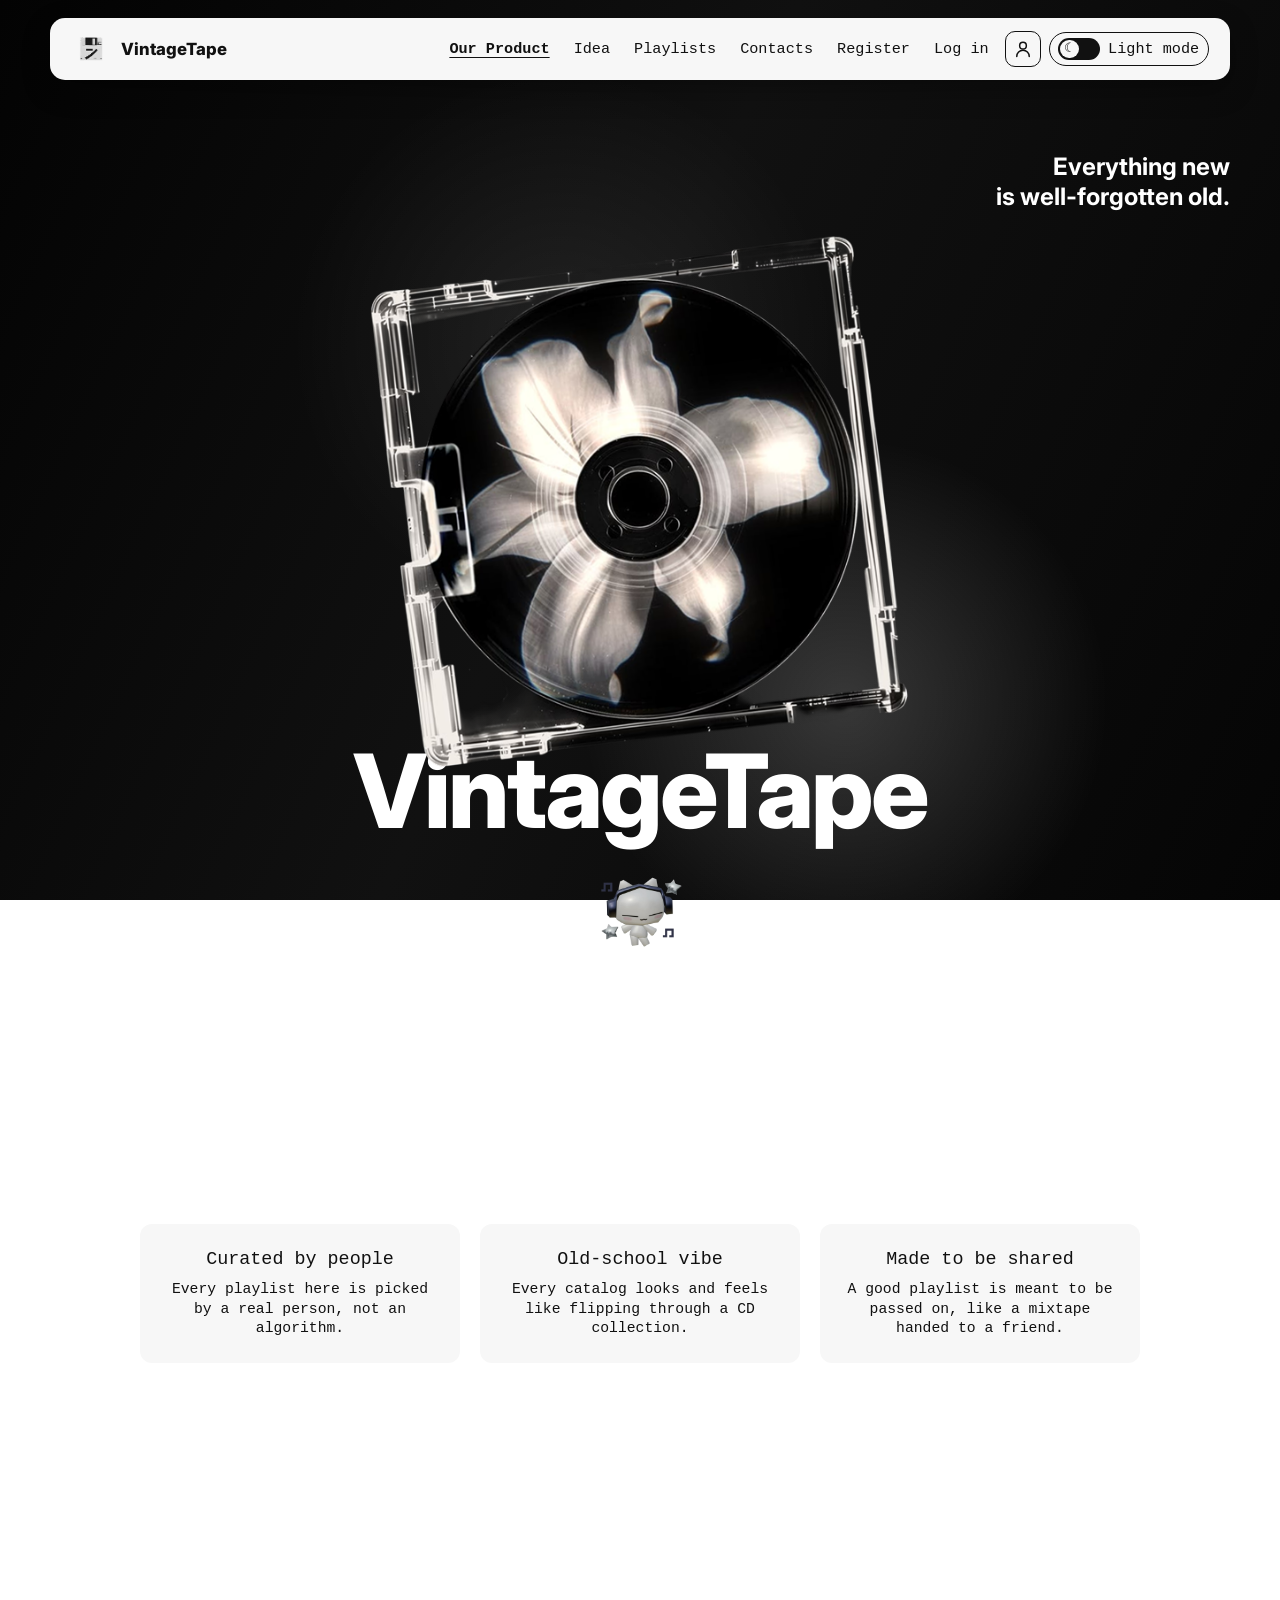
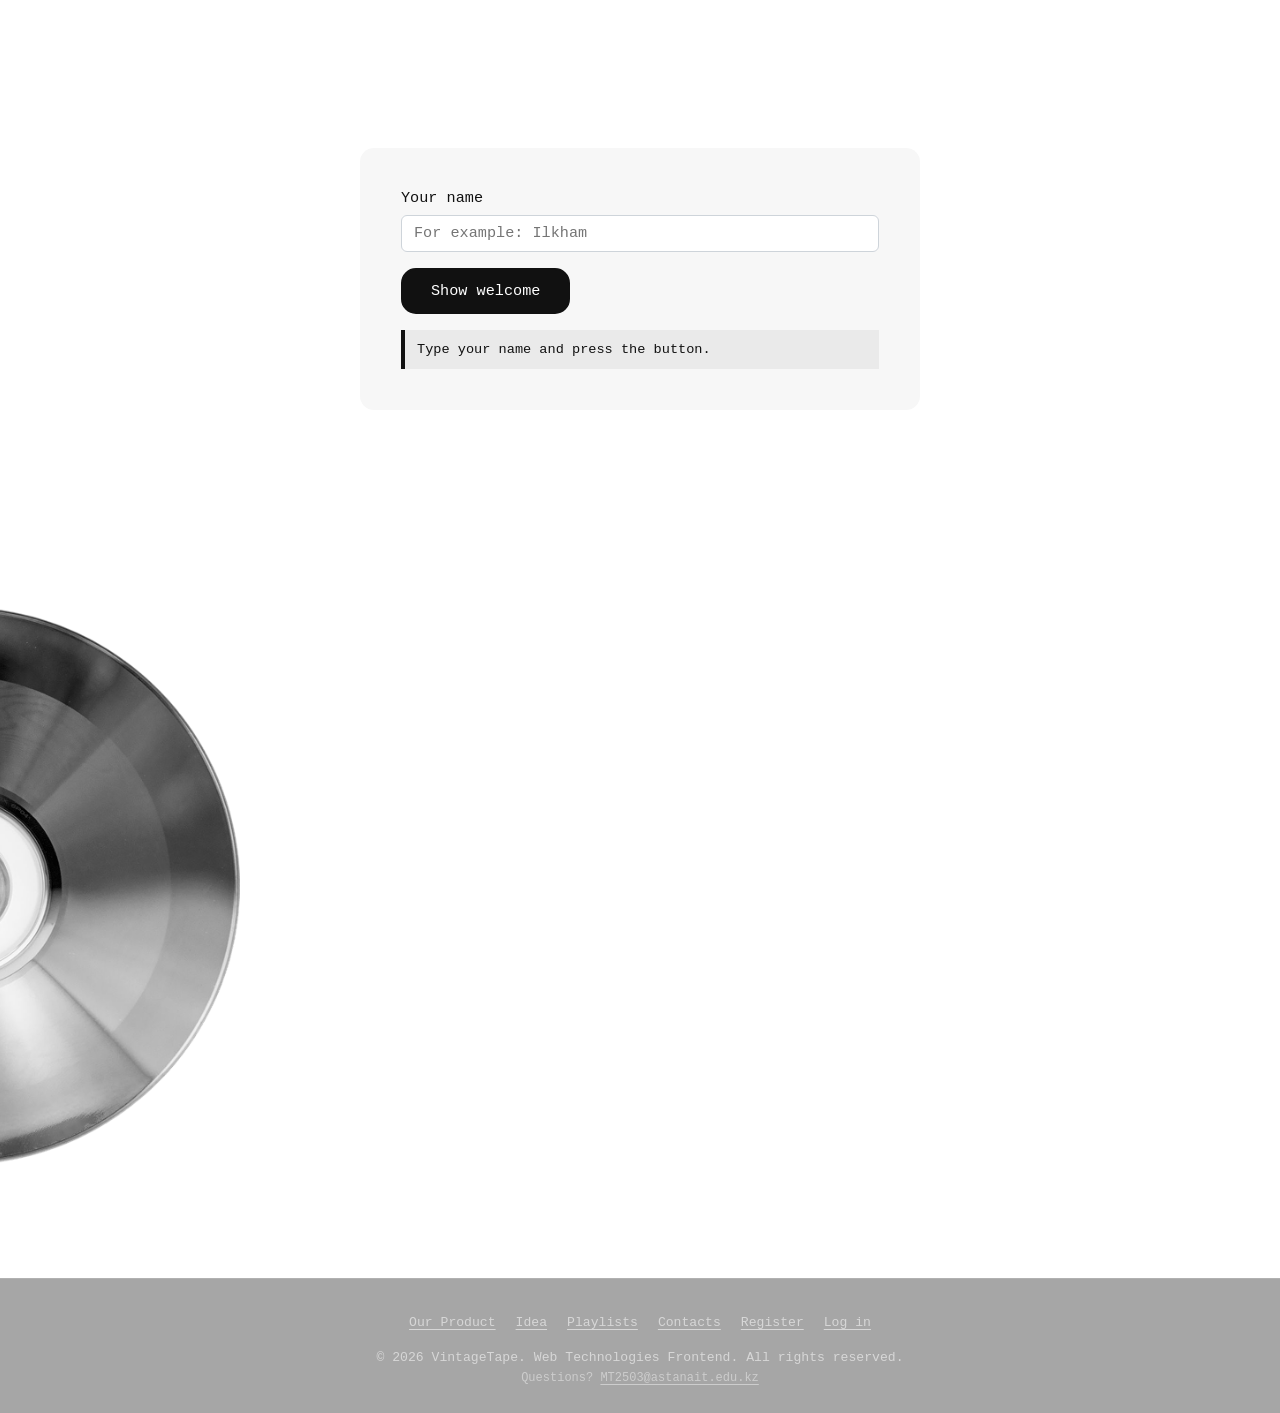
<file: index.html>
<!DOCTYPE html>
<html lang="en">
<head>
  <meta charset="UTF-8">
  <meta name="viewport" content="width=device-width, initial-scale=1.0">
  <meta name="description" content="VintageTape - a memory-themed landing page about cassette and CD nostalgia.">
  <title>Home | VintageTape</title>

  <link rel="preconnect" href="https://fonts.googleapis.com">
  <link rel="preconnect" href="https://fonts.gstatic.com" crossorigin>
  <link href="https://fonts.googleapis.com/css2?family=Inter:wght@700;800&family=Iosevka+Charon:wght@400;500;700&display=swap" rel="stylesheet">
  <link rel="icon" type="image/x-icon" href="images/favicon.ico">
  <link rel="stylesheet" href="css/style.css">
  <link rel="stylesheet" href="css/responsive.css">
  <link rel="stylesheet" href="css/features.css">
</head>

<body>


  <header class="site-nav">
    <a href="index.html" class="logo-link">
      <img src="images/logo.png" alt="VintageTape logo" class="logo-image" width="40" height="40">
      <span class="logo-text">VintageTape</span>
    </a>

    <nav class="nav-links" aria-label="Primary">
  <ul>
    <li><a href="index.html" aria-current="page">Our Product</a></li>
    <li><a href="idea.html">Idea</a></li>
    <li><a href="playlists.html">Playlists</a></li>
    <li><a href="contacts.html">Contacts</a></li>

    <!-- видно только когда НЕ залогинен -->
    <li data-auth="out"><a href="register.html">Register</a></li>
    <li data-auth="out"><a href="login.html">Log in</a></li>

    <!-- иконка профиля ВСЕГДА видна и всегда ведёт на profile.html -->
    <li>
      <a href="profile.html" class="profile-link"
         aria-label="Open profile" title="Profile">
        <svg viewBox="0 0 24 24" aria-hidden="true">
          <circle cx="12" cy="8" r="4"></circle>
          <path d="M4.5 21a7.5 7.5 0 0 1 15 0"></path>
        </svg>
      </a>
    </li>

    <li>
      <button type="button" id="theme-button" class="theme-switch" role="switch" aria-checked="false">
        <span class="switch-track" aria-hidden="true">
          <span class="switch-knob">☾</span>
        </span>
        <span class="switch-label">Light mode</span>
      </button>
    </li>
  </ul>
</nav>
  </header>

  <main id="main-content">
    <section class="memory-section hero-section" aria-labelledby="hero-title">
      <div class="page-shell hero-shell">

        <p class="hero-tagline">Everything new<br>is well-forgotten old.</p>

        <div class="disc-frame">
          <figure class="image-slot disc-slot">
            <img src="images/lily-disc.png" alt="Vintage CD with a lily printed on the disc" class="card-image disc-image">
          </figure>
        </div>

        <h1 id="hero-title" class="wordmark">VintageTape</h1>

        <img src="images/cat-headphones.png" alt="Cat mascot listening to music" class="hero-cat">

      </div>
    </section>

    <section class="memory-section" aria-labelledby="benefits-title">
      <div class="page-shell">
        <h2 id="benefits-title" class="benefits-title">Why VintageTape</h2>

        <div class="benefits-row">
          <article class="benefit-card">
            <h3>Curated by people</h3>
            <p>Every playlist here is picked by a real person, not an algorithm.</p>
          </article>

          <article class="benefit-card">
            <h3>Old-school vibe</h3>
            <p>Every catalog looks and feels like flipping through a CD collection.</p>
          </article>

          <article class="benefit-card">
            <h3>Made to be shared</h3>
            <p>A good playlist is meant to be passed on, like a mixtape handed to a friend.</p>
          </article>
        </div>

        <p class="benefits-summary">
          VintageTape is a concept for browsing themed playlist catalogs. It brings back
          the vibe of the old disc collections we used to hold in our hands.
        </p>
      </div>
    </section>

    <!-- WELCOME MESSAGE -->
    <section class="memory-section" aria-labelledby="welcome-title">
      <div class="page-shell">
        <p class="faq-kicker feature-kicker">Nice to meet you</p>
        <h2 id="welcome-title" class="benefits-title">Say hello to VintageTape</h2>

        <form id="welcome-form" class="contacts-card tool-card" novalidate>
          <label for="name-input" class="tool-label">Your name</label>
          <input type="text" id="name-input" class="tool-input" maxlength="30" autocomplete="given-name" placeholder="For example: Ilkham">
          <button type="submit" id="welcome-button" class="btn-submit">Show welcome</button>

          <p id="welcome-message" class="demo-note tool-message" aria-live="polite">Type your name and press the button.</p>
        </form>
      </div>
    </section>

    <!-- FEATURED PLAYLISTS -->
    <section class="memory-section featured-section" aria-labelledby="featured-title">

      <img src="images/disc-float-left.png" alt="" aria-hidden="true" class="featured-disc-image">

      <div class="page-shell featured-shell">

        <div class="featured-text">
          <h2 id="featured-title" class="featured-title">Popular Right Now</h2>

          <ul class="featured-list">
            <li><a href="playlists.html">Rock</a></li>
            <li><a href="playlists.html">Indie</a></li>
            <li><a href="playlists.html">k-pop</a></li>
          </ul>

          <a class="featured-link" href="playlists.html">See all playlists →</a>
        </div>

      </div>
    </section>
  </main>

  <footer class="site-footer">
    <div class="page-shell footer-content">
      <nav class="footer-nav" aria-label="Footer">
        <a href="index.html">Our Product</a>
        <a href="idea.html">Idea</a>
        <a href="playlists.html">Playlists</a>
        <a href="contacts.html">Contacts</a>
        <a href="register.html">Register</a>
        <a href="login.html">Log in</a>
      </nav>
      <p>&copy; 2026 VintageTape. Web Technologies Frontend. All rights reserved.</p>
      <p class="footer-copy">Questions? <a href="mailto:254316@astanait.edu.kz">MT2503@astanait.edu.kz</a></p>
    </div>
  </footer>

  <script src="js/jquery-3.6.0.min.js" defer></script>
  <script src="js/theme.js" defer></script>
  <script src="js/auth.js" defer></script>
  <script src="js/welcome.js" defer></script>
</body>
</html>
</file>
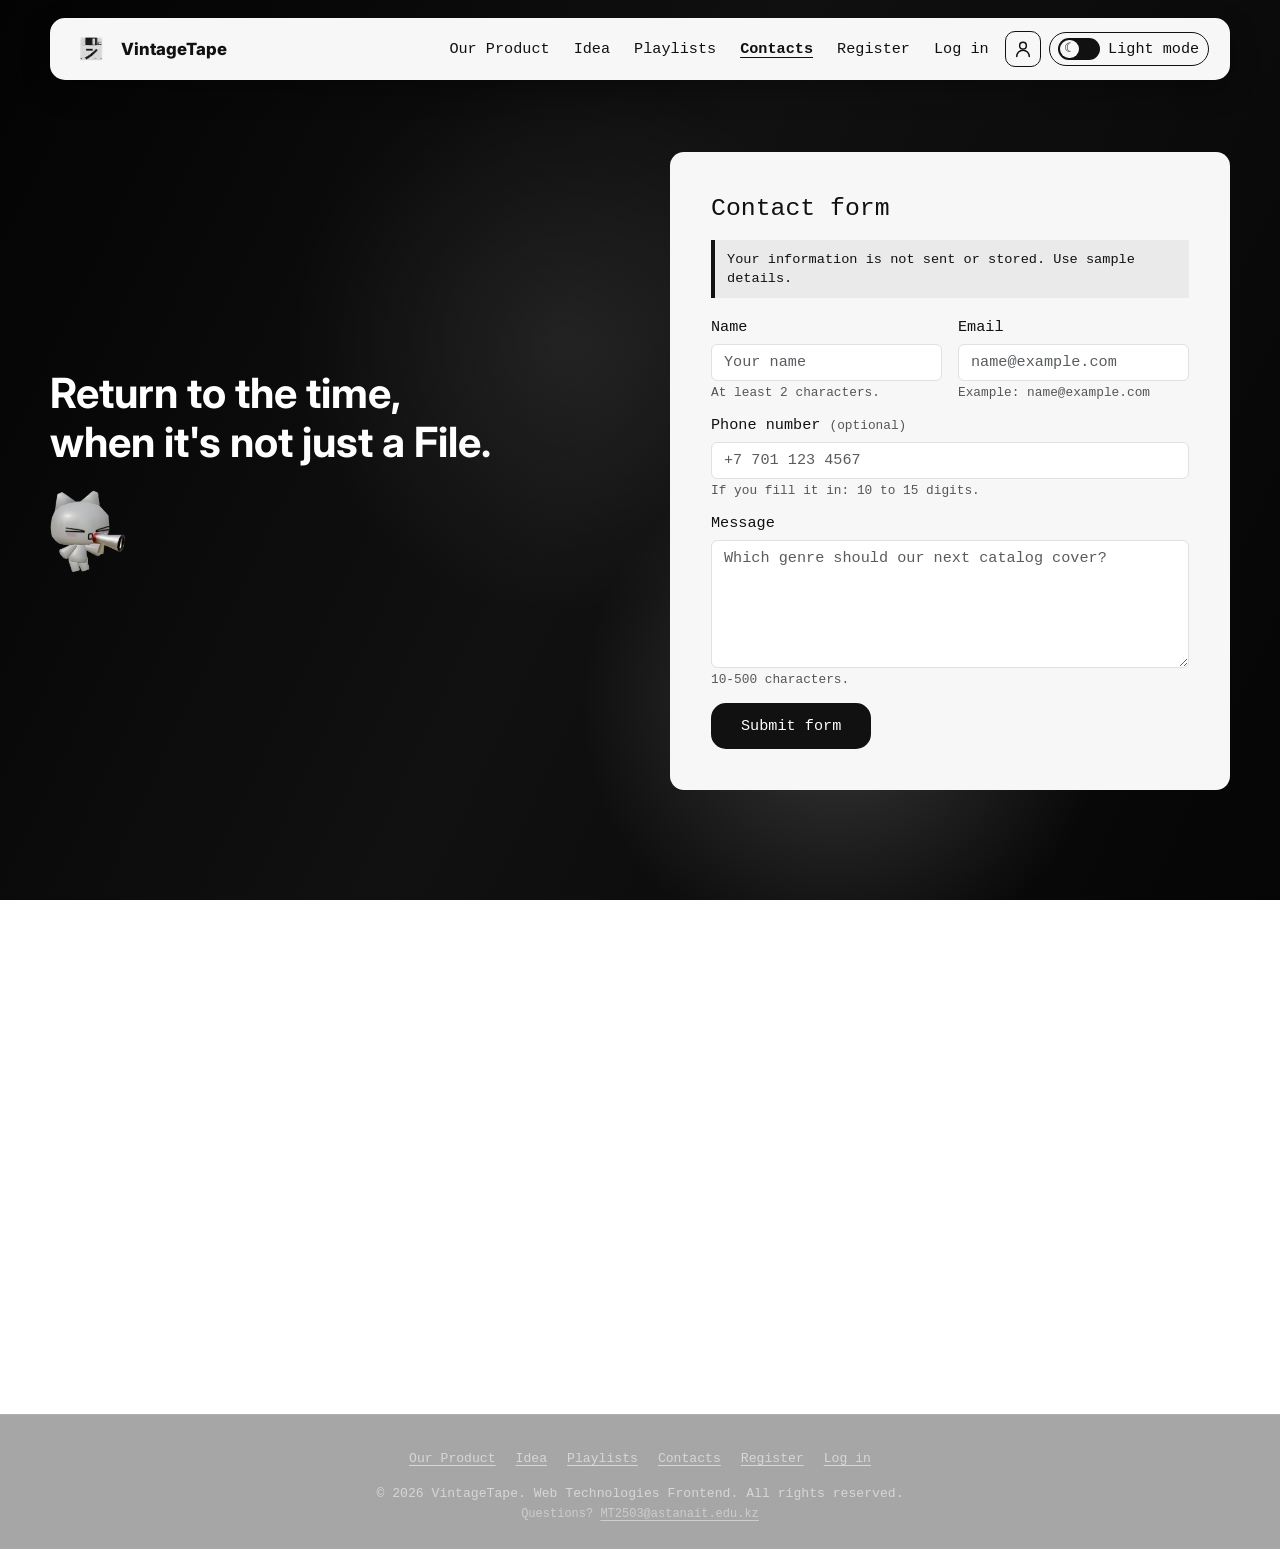
<file: contacts.html>
<!DOCTYPE html>
<html lang="en">
<head>
  <meta charset="UTF-8">
  <meta name="viewport" content="width=device-width, initial-scale=1.0">
  <meta name="description" content="VintageTape Contacts - a contact form with validation and answers to common questions.">
  <title>Contacts | VintageTape</title>

  <link rel="preconnect" href="https://fonts.googleapis.com">
  <link rel="preconnect" href="https://fonts.gstatic.com" crossorigin>
  <link href="https://fonts.googleapis.com/css2?family=Inter:wght@700;800&family=Iosevka+Charon:wght@400;500;700&display=swap" rel="stylesheet">
  <link rel="icon" type="image/x-icon" href="images/favicon.ico">
  <link rel="stylesheet" href="https://cdn.jsdelivr.net/npm/bootstrap@5.3.3/dist/css/bootstrap.min.css"
        integrity="sha384-QWTKZyjpPEjISv5WaRU9OFeRpok6YctnYmDr5pNlyT2bRjXh0JMhjY6hW+ALEwIH"
        crossorigin="anonymous">
  <link rel="stylesheet" href="css/style.css">
  <link rel="stylesheet" href="css/responsive.css">
  <link rel="stylesheet" href="css/features.css">
</head>

<body class="forms-page">

  <header class="site-nav">
    <a href="index.html" class="logo-link">
      <img src="images/logo.png" alt="VintageTape logo" class="logo-image" width="40" height="40">
      <span class="logo-text">VintageTape</span>
    </a>

    <nav class="nav-links" aria-label="Primary">
  <ul>
    <li><a href="index.html">Our Product</a></li>
    <li><a href="idea.html">Idea</a></li>
    <li><a href="playlists.html">Playlists</a></li>
    <li><a href="contacts.html" aria-current="page">Contacts</a></li>

    <!-- видно только когда НЕ залогинен -->
    <li data-auth="out"><a href="register.html">Register</a></li>
    <li data-auth="out"><a href="login.html">Log in</a></li>

    <!-- иконка профиля ВСЕГДА видна и всегда ведёт на profile.html -->
    <li>
      <a href="profile.html" class="profile-link"
         aria-label="Open profile" title="Profile">
        <svg viewBox="0 0 24 24" aria-hidden="true">
          <circle cx="12" cy="8" r="4"></circle>
          <path d="M4.5 21a7.5 7.5 0 0 1 15 0"></path>
        </svg>
      </a>
    </li>

    <li>
      <button type="button" id="theme-button" class="theme-switch" role="switch" aria-checked="false">
        <span class="switch-track" aria-hidden="true">
          <span class="switch-knob">☾</span>
        </span>
        <span class="switch-label">Light mode</span>
      </button>
    </li>
  </ul>
</nav>
  </header>

  <main id="main-content">
    <section class="memory-section contacts-section">
      <div class="page-shell contacts-shell">

        <div class="contacts-intro">
          <h1 class="contacts-title">Return to the time,<br>when it's not just a File.</h1>
          <img src="images/cat-megaphone.png" alt="Cat mascot with a megaphone" class="contacts-cat">
        </div>

        <form id="contact-form" class="contacts-card needs-validation" novalidate>
          <h2>Contact form<br></h2>

          <p class="demo-note">Your information is not sent or stored. Use sample details.</p>

          <div id="contact-success" class="alert alert-success" role="status">
            Your message looks valid. Nothing was sent or stored.
          </div>

          <div class="row g-3">
            <div class="col-md-6">
              <label for="contact-name" class="form-label">Name</label>
              <input type="text" class="form-control" id="contact-name" name="name"
                     placeholder="Your name" required minlength="2">
              <div class="form-text">At least 2 characters.</div>
              <div class="valid-feedback">Looks good!</div>
              <div class="invalid-feedback">Please enter your name (at least 2 characters).</div>
            </div>

            <div class="col-md-6">
              <label for="contact-email" class="form-label">Email</label>
              <input type="email" class="form-control" id="contact-email" name="email"
                     placeholder="name@example.com"  required>
              <div class="form-text">Example: name@example.com</div>
              <div class="valid-feedback">Looks good!</div>
              <div class="invalid-feedback">Please enter an email like name@example.com.</div>
            </div>

            <div class="col-12">
              <label for="contact-phone" class="form-label">Phone number <span class="form-text d-inline">(optional)</span></label>
              <input type="tel" class="form-control" id="contact-phone" name="phone"
                     placeholder="+7 701 123 4567" autocomplete="tel">
              <div class="form-text">If you fill it in: 10 to 15 digits.</div>
              <div class="valid-feedback">Looks good!</div>
              <div class="invalid-feedback">Please enter a phone number with 10 to 15 digits.</div>
            </div>

            <div class="col-12">
              <label for="contact-message" class="form-label">Message</label>
              <p id="favourites-hint" class="form-text favourites-hint is-hidden">
                You saved favourites on the Playlists page.
                <button type="button" id="use-favourites" class="link-button">Add them to my message</button>
              </p>
              <textarea class="form-control" id="contact-message" name="message" rows="5"
                        placeholder="Which genre should our next catalog cover?"
                        required minlength="10" maxlength="500"></textarea>
              <div class="form-text">10-500 characters.</div>
              <div class="valid-feedback">Looks good!</div>
              <div class="invalid-feedback">Your message must be 10-500 characters.</div>
            </div>

            <div class="col-12 form-actions">
              <button type="submit" class="btn-submit">Submit form</button>
            </div>
          </div>
        </form>

      </div>
    </section>

    <section id="faq" class="memory-section faq-section" aria-labelledby="faq-title">
      <div class="page-shell">
        <p class="faq-kicker">FAQ</p>
        <h2 id="faq-title" class="faq-title">Before you write</h2>

        <div class="faq-list">
          <div class="faq-item">
            <h3 class="faq-heading">
              <button type="button" class="faq-question" id="faq-button-1" aria-expanded="false" aria-controls="faq-answer-1">Do I need an account?</button>
            </h3>
            <p class="faq-answer" id="faq-answer-1">Not to browse, but you can create an account on the Register page. It is saved only in your browser (localStorage) and lets you log in, see your profile and log out. Nothing is sent to a server.</p>
          </div>

          <div class="faq-item">
            <h3 class="faq-heading">
              <button type="button" class="faq-question" id="faq-button-2" aria-expanded="false" aria-controls="faq-answer-2">Which genres does VintageTape cover?</button>
            </h3>
            <p class="faq-answer" id="faq-answer-2">The Playlists page shows six genres: Rock, Noise Pop, k-pop, Neo, J-pop and Indie.</p>
          </div>

          <div class="faq-item">
            <h3 class="faq-heading">
              <button type="button" class="faq-question" id="faq-button-3" aria-expanded="false" aria-controls="faq-answer-3">Is VintageTape a streaming app?</button>
            </h3>
            <p class="faq-answer" id="faq-answer-3">No. It is a themed catalog concept and does not stream full songs. On the Playlists page you can play short previews from the iTunes Search API.</p>
          </div>

          <div class="faq-item">
            <h3 class="faq-heading">
              <button type="button" class="faq-question" id="faq-button-4" aria-expanded="false" aria-controls="faq-answer-4">What does the contact form check?</button>
            </h3>
            <p class="faq-answer" id="faq-answer-4">Name: at least 2 characters. Email: a valid address like name@example.com. Message: 10 to 500 characters. When everything is valid, a confirmation message appears. Nothing is sent.</p>
          </div>
        </div>
      </div>
    </section>

  </main>

  <footer class="site-footer">
    <div class="page-shell footer-content">
      <nav class="footer-nav" aria-label="Footer">
        <a href="index.html">Our Product</a>
        <a href="idea.html">Idea</a>
        <a href="playlists.html">Playlists</a>
        <a href="contacts.html">Contacts</a>
        <a href="register.html">Register</a>
        <a href="login.html">Log in</a>
      </nav>
      <p>&copy; 2026 VintageTape. Web Technologies Frontend. All rights reserved.</p>
      <p class="footer-copy">Questions? <a href="mailto:254316@astanait.edu.kz">MT2503@astanait.edu.kz</a></p>
    </div>
  </footer>

  <script src="js/jquery-3.6.0.min.js" defer></script>
  <script src="js/theme.js" defer></script>
  <script src="js/auth.js" defer></script>
  <script src="js/forms.js" defer></script>
  <script src="js/faq.js" defer></script>
  <script src="js/journey.js" defer></script>
</body>
</html>
</file>
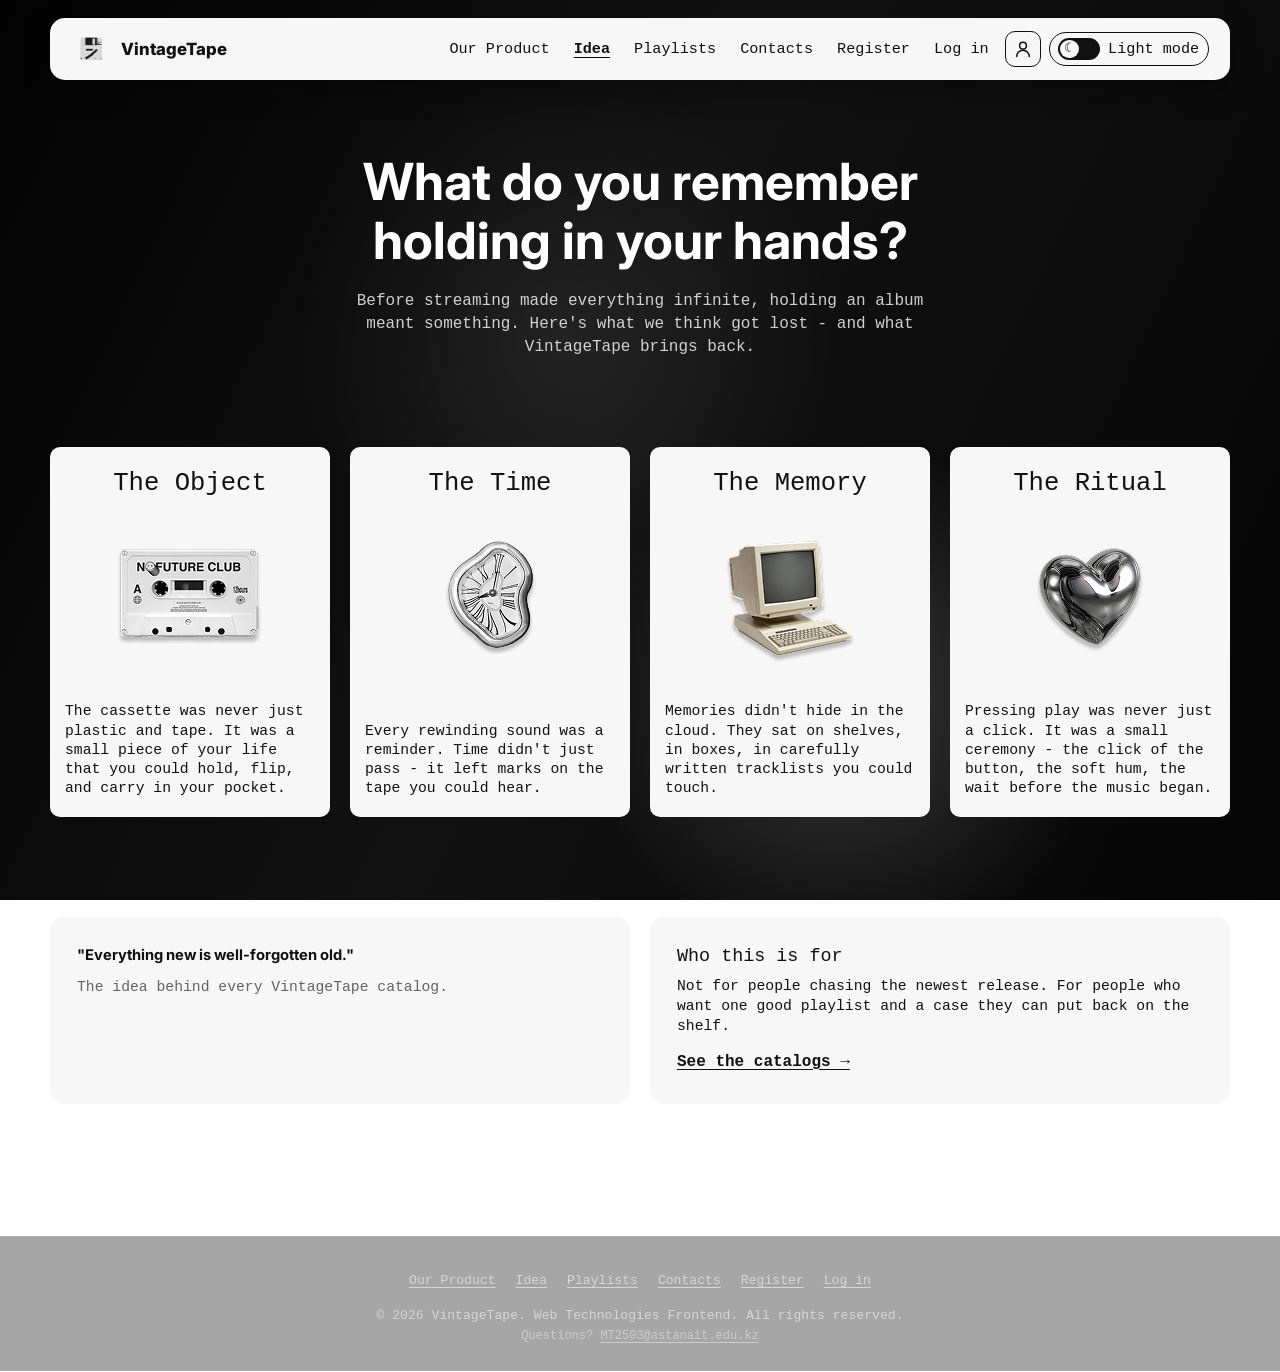
<file: idea.html>
<!DOCTYPE html>
<html lang="en">
<head>
  <meta charset="UTF-8">
  <meta name="viewport" content="width=device-width, initial-scale=1.0">
  <meta name="description" content="VintageTape Idea - what memory-cassettes and CDs meant before everything became a file.">
  <title>Idea | VintageTape</title>

  <link rel="preconnect" href="https://fonts.googleapis.com">
  <link rel="preconnect" href="https://fonts.gstatic.com" crossorigin>
  <link href="https://fonts.googleapis.com/css2?family=Inter:wght@700;800&family=Iosevka+Charon:wght@400;500;700&display=swap" rel="stylesheet">
  <link rel="icon" type="image/x-icon" href="images/favicon.ico">
  <link rel="stylesheet" href="css/style.css">
  <link rel="stylesheet" href="css/responsive.css">
  <link rel="stylesheet" href="css/features.css">
</head>

<body>


  <header class="site-nav">
    <a href="index.html" class="logo-link">
      <img src="images/logo.png" alt="VintageTape logo" class="logo-image" width="40" height="40">
      <span class="logo-text">VintageTape</span>
    </a>

    <nav class="nav-links" aria-label="Primary">
  <ul>
    <li><a href="index.html">Our Product</a></li>
    <li><a href="idea.html" aria-current="page">Idea</a></li>
    <li><a href="playlists.html">Playlists</a></li>
    <li><a href="contacts.html">Contacts</a></li>

    <!-- видно только когда НЕ залогинен -->
    <li data-auth="out"><a href="register.html">Register</a></li>
    <li data-auth="out"><a href="login.html">Log in</a></li>

    <!-- иконка профиля ВСЕГДА видна и всегда ведёт на profile.html -->
    <li>
      <a href="profile.html" class="profile-link"
         aria-label="Open profile" title="Profile">
        <svg viewBox="0 0 24 24" aria-hidden="true">
          <circle cx="12" cy="8" r="4"></circle>
          <path d="M4.5 21a7.5 7.5 0 0 1 15 0"></path>
        </svg>
      </a>
    </li>

    <li>
      <button type="button" id="theme-button" class="theme-switch" role="switch" aria-checked="false">
        <span class="switch-track" aria-hidden="true">
          <span class="switch-knob">☾</span>
        </span>
        <span class="switch-label">Light mode</span>
      </button>
    </li>
  </ul>
</nav>
  </header>

  <main id="main-content">
    <section class="memory-section">
      <div class="page-shell">

        <h1 class="idea-title">What do you remember<br>holding in your hands?</h1>

        <p class="idea-intro">
          Before streaming made everything infinite, holding an album meant something.
          Here's what we think got lost - and what VintageTape brings back.
        </p>

        <div class="memory-grid">
          <article class="memory-card">
            <h2>The Object</h2>
            <figure class="image-slot">
              <img src="images/cassette.png" alt="Cassette tape" class="card-image">
            </figure>
            <p>
              The cassette was never just plastic and tape.
              It was a small piece of your life that you could hold,
              flip, and carry in your pocket.
            </p>
          </article>

          <article class="memory-card">
            <h2>The Time</h2>
            <figure class="image-slot">
              <img src="images/clock.png" alt="Melting clock" class="card-image">
            </figure>
            <p>
              Every rewinding sound was a reminder.
              Time didn't just pass - it left marks on the tape you could hear.
            </p>
          </article>

          <article class="memory-card">
            <h2>The Memory</h2>
            <figure class="image-slot">
              <img src="images/old-computer.png" alt="Old computer" class="card-image">
            </figure>
            <p>
              Memories didn't hide in the cloud. They sat on shelves, in boxes,
              in carefully written tracklists you could touch.
            </p>
          </article>

          <article class="memory-card">
            <h2>The Ritual</h2>
            <figure class="image-slot">
              <img src="images/metal-heart.png" alt="Metal heart shape" class="card-image">
            </figure>
            <p>
              Pressing play was never just a click.
              It was a small ceremony - the click of the button,
              the soft hum, the wait before the music began.
            </p>
          </article>
        </div>

        <div class="idea-cta-row">
          <div class="idea-cta-card">
            <p class="idea-quote">"Everything new is well-forgotten old."</p>
            <p class="idea-quote-caption">The idea behind every VintageTape catalog.</p>
          </div>

          <div class="idea-cta-card">
            <h3>Who this is for</h3>
            <p>
              Not for people chasing the newest release.
              For people who want one good playlist and a case they can put back on the shelf.
            </p>
            <a href="playlists.html">See the catalogs →</a>
          </div>
        </div>

      </div>
    </section>
  </main>

  <footer class="site-footer">
    <div class="page-shell footer-content">
      <nav class="footer-nav" aria-label="Footer">
        <a href="index.html">Our Product</a>
        <a href="idea.html">Idea</a>
        <a href="playlists.html">Playlists</a>
        <a href="contacts.html">Contacts</a>
        <a href="register.html">Register</a>
        <a href="login.html">Log in</a>
      </nav>
      <p>&copy; 2026 VintageTape. Web Technologies Frontend. All rights reserved.</p>
      <p class="footer-copy">Questions? <a href="mailto:254316@astanait.edu.kz">MT2503@astanait.edu.kz</a></p>
    </div>
  </footer>

  <script src="js/jquery-3.6.0.min.js" defer></script>
  <script src="js/theme.js" defer></script>
  <script src="js/auth.js" defer></script>
</body>
</html>
</file>
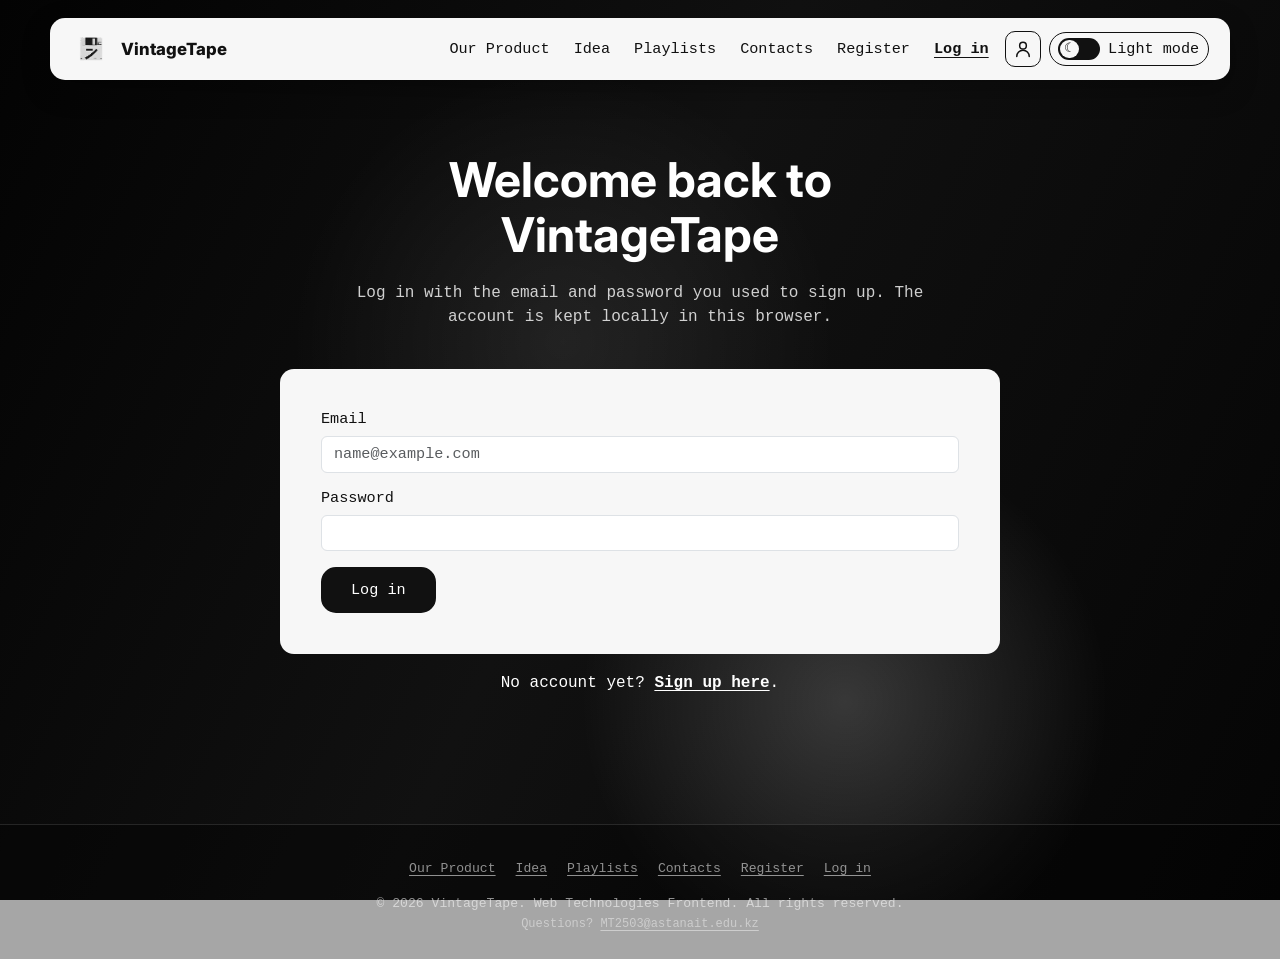
<file: login.html>
<!DOCTYPE html>
<html lang="en">
<head>
  <meta charset="UTF-8">
  <meta name="viewport" content="width=device-width, initial-scale=1.0">
  <meta name="description" content="Log in to VintageTape with the account you created on the Register page.">
  <title>Log in | VintageTape</title>

  <link rel="preconnect" href="https://fonts.googleapis.com">
  <link rel="preconnect" href="https://fonts.gstatic.com" crossorigin>
  <link href="https://fonts.googleapis.com/css2?family=Inter:wght@700;800&family=Iosevka+Charon:wght@400;500;700&display=swap" rel="stylesheet">
  <link rel="icon" type="image/x-icon" href="images/favicon.ico">
  <link rel="stylesheet" href="https://cdn.jsdelivr.net/npm/bootstrap@5.3.3/dist/css/bootstrap.min.css"
        integrity="sha384-QWTKZyjpPEjISv5WaRU9OFeRpok6YctnYmDr5pNlyT2bRjXh0JMhjY6hW+ALEwIH"
        crossorigin="anonymous">
  <link rel="stylesheet" href="css/style.css">
  <link rel="stylesheet" href="css/responsive.css">
  <link rel="stylesheet" href="css/features.css">
</head>

<body class="forms-page">

  <header class="site-nav">
    <a href="index.html" class="logo-link">
      <img src="images/logo.png" alt="VintageTape logo" class="logo-image" width="40" height="40">
      <span class="logo-text">VintageTape</span>
    </a>

    <nav class="nav-links" aria-label="Primary">
  <ul>
    <li><a href="index.html">Our Product</a></li>
    <li><a href="idea.html">Idea</a></li>
    <li><a href="playlists.html">Playlists</a></li>
    <li><a href="contacts.html">Contacts</a></li>

    <!-- видно только когда НЕ залогинен -->
    <li data-auth="out"><a href="register.html">Register</a></li>
    <li data-auth="out"><a href="login.html" aria-current="page">Log in</a></li>

    <!-- иконка профиля ВСЕГДА видна и всегда ведёт на profile.html -->
    <li>
      <a href="profile.html" class="profile-link"
         aria-label="Open profile" title="Profile">
        <svg viewBox="0 0 24 24" aria-hidden="true">
          <circle cx="12" cy="8" r="4"></circle>
          <path d="M4.5 21a7.5 7.5 0 0 1 15 0"></path>
        </svg>
      </a>
    </li>

    <li>
      <button type="button" id="theme-button" class="theme-switch" role="switch" aria-checked="false">
        <span class="switch-track" aria-hidden="true">
          <span class="switch-knob">☾</span>
        </span>
        <span class="switch-label">Light mode</span>
      </button>
    </li>
  </ul>
</nav>
  </header>

  <main id="main-content">
    <section class="memory-section register-section" aria-labelledby="login-title">
      <div class="page-shell">
        <h1 id="login-title" class="register-title">Welcome back to<br>VintageTape</h1>
        <p class="register-intro">
          Log in with the email and password you used to sign up. The account is kept locally in this browser.
        </p>

        <form id="login-form" class="contacts-card register-card needs-validation" novalidate>
          <p id="login-notice" class="alert alert-info" role="status" hidden></p>
          <p id="login-error" class="alert alert-danger" role="alert" hidden></p>

          <div class="row g-3">
            <div class="col-12">
              <label for="login-email" class="form-label">Email</label>
              <input type="email" class="form-control" id="login-email" name="email"
                     placeholder="name@example.com" autocomplete="email" required>
              <div class="invalid-feedback">Please enter an email like name@example.com.</div>
            </div>

            <div class="col-12">
              <label for="login-password" class="form-label">Password</label>
              <input type="password" class="form-control" id="login-password" name="password"
                     autocomplete="current-password" required>
              <div class="invalid-feedback">Please enter your password.</div>
            </div>

            <div class="col-12 form-actions">
              <button type="submit" class="btn-submit">Log in</button>
            </div>
          </div>
        </form>

        <p class="auth-switch">No account yet? <a href="register.html">Sign up here</a>.</p>
      </div>
    </section>
  </main>

  <footer class="site-footer">
    <div class="page-shell footer-content">
      <nav class="footer-nav" aria-label="Footer">
        <a href="index.html">Our Product</a>
        <a href="idea.html">Idea</a>
        <a href="playlists.html">Playlists</a>
        <a href="contacts.html">Contacts</a>
        <a href="register.html">Register</a>
        <a href="login.html">Log in</a>
      </nav>
      <p>&copy; 2026 VintageTape. Web Technologies Frontend. All rights reserved.</p>
      <p class="footer-copy">Questions? <a href="mailto:254316@astanait.edu.kz">MT2503@astanait.edu.kz</a></p>
    </div>
  </footer>

  
  <script src="js/jquery-3.6.0.min.js" defer></script>
  <script src="js/theme.js" defer></script>
  <script src="js/auth.js" defer></script>
  <script src="js/forms.js" defer></script>
  <script src="js/login-page.js" defer></script>

</body>
</html>
</file>
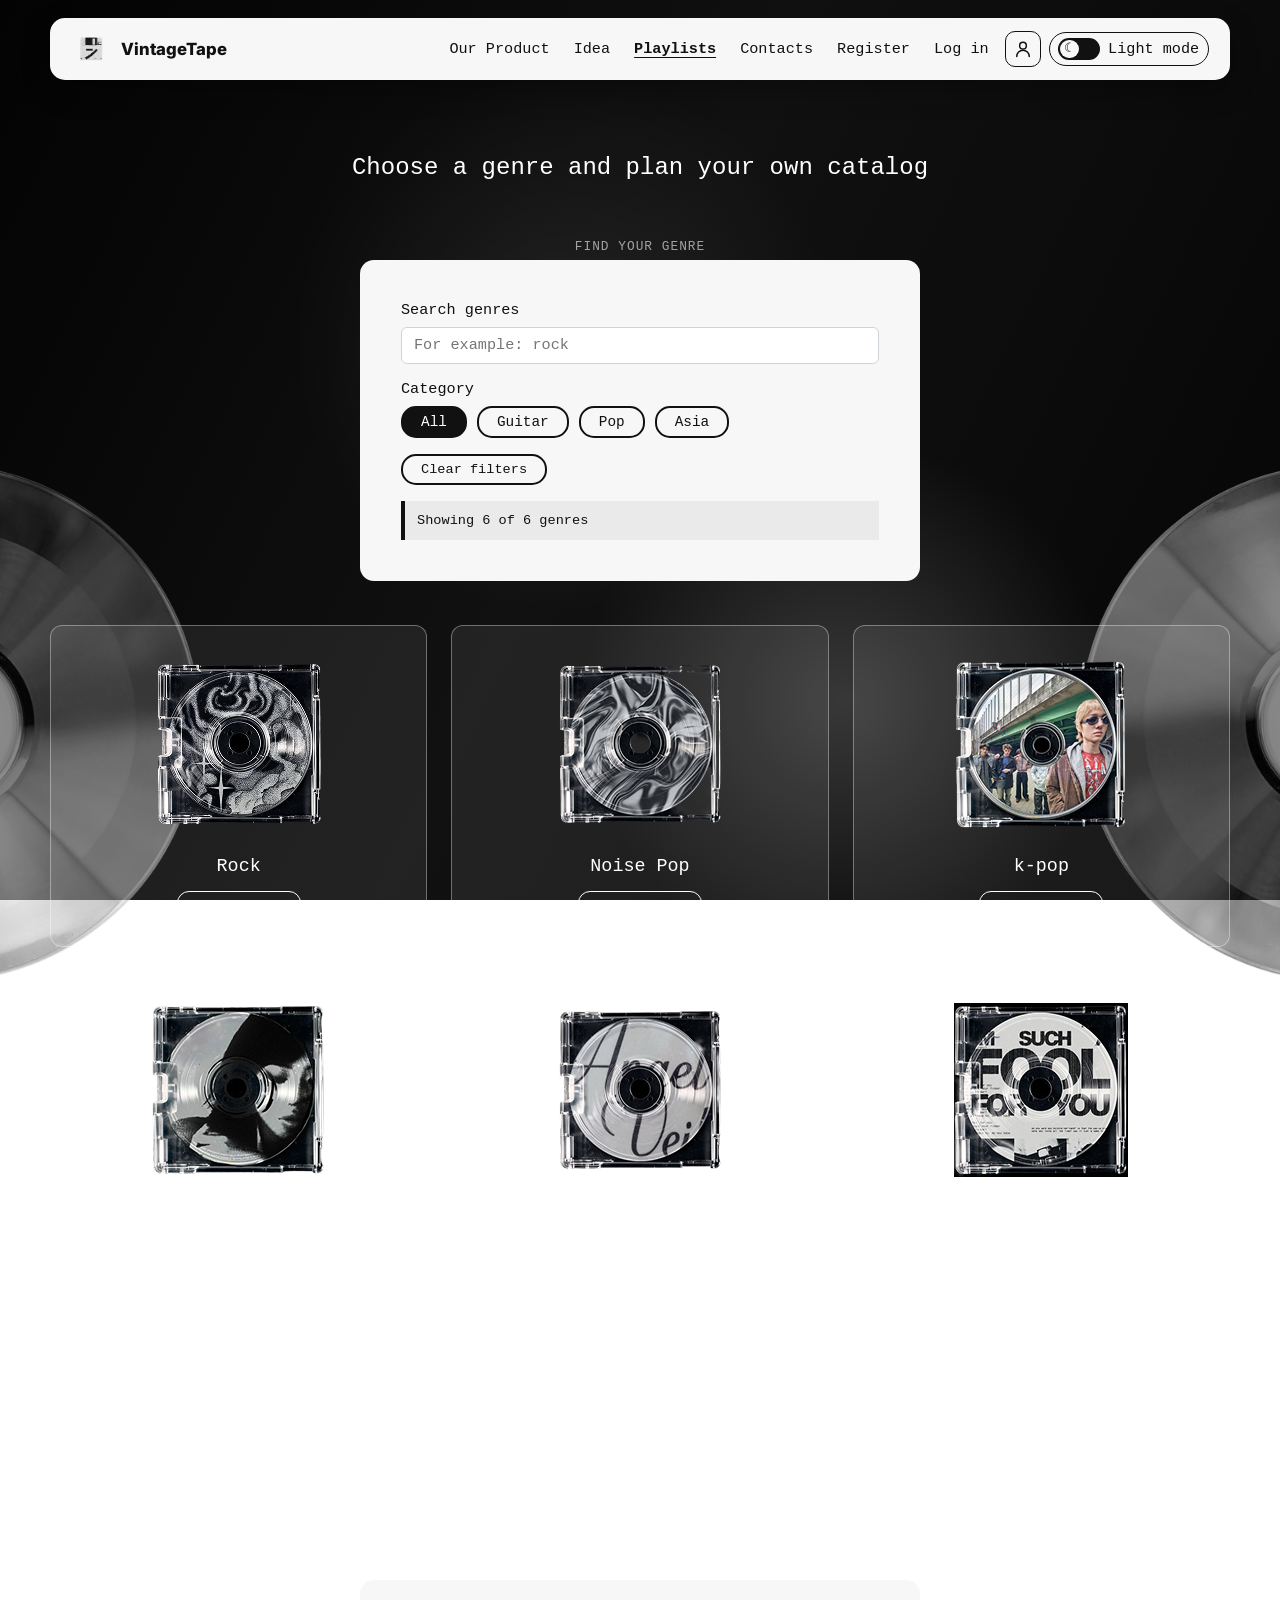
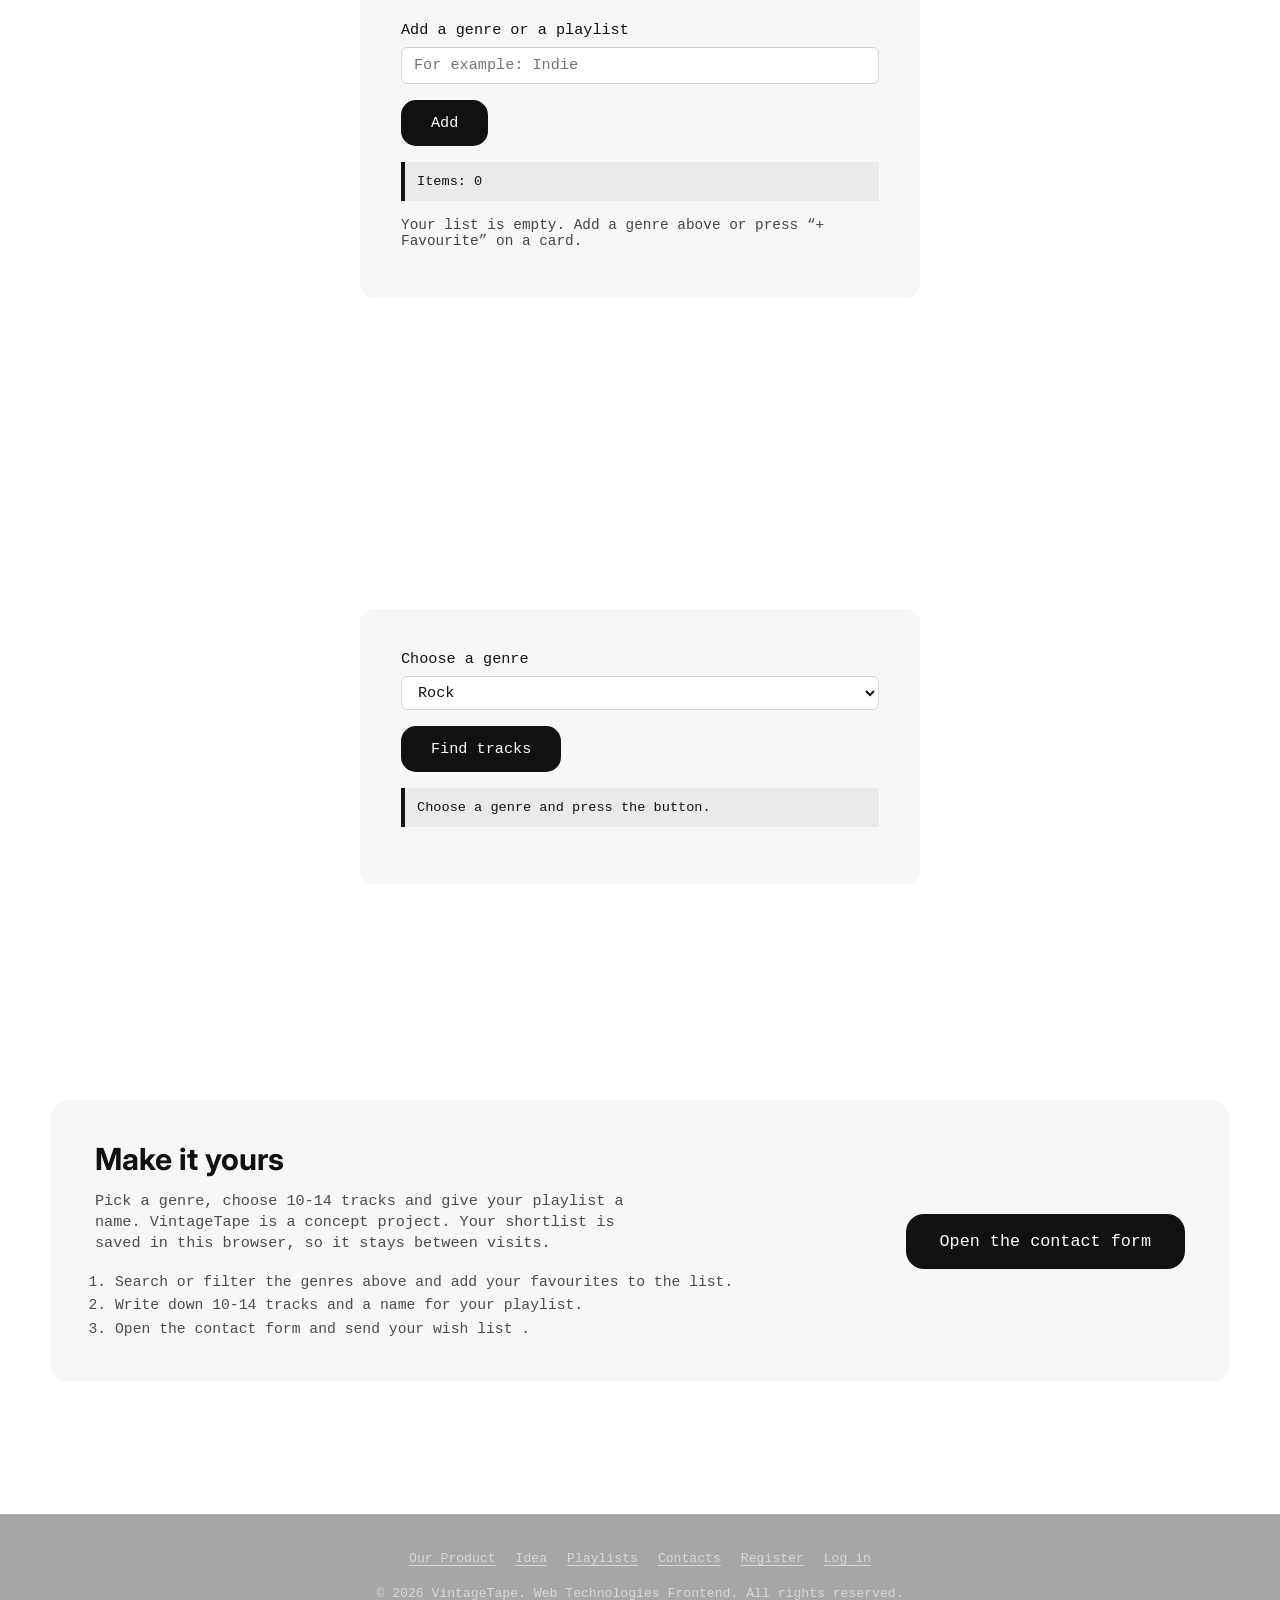
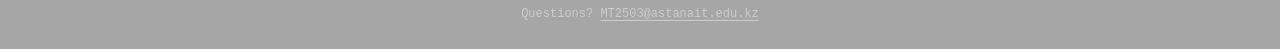
<file: playlists.html>
<!DOCTYPE html>
<html lang="en">
<head>
  <meta charset="UTF-8">
  <meta name="viewport" content="width=device-width, initial-scale=1.0">
  <meta name="description" content="VintageTape Playlists - six genres to build a catalog around: Rock, Noise Pop, k-pop, Neo, J-pop and Indie.">
  <title>Playlists | VintageTape</title>

  <link rel="preconnect" href="https://fonts.googleapis.com">
  <link rel="preconnect" href="https://fonts.gstatic.com" crossorigin>
  <link href="https://fonts.googleapis.com/css2?family=Inter:wght@700;800&family=Iosevka+Charon:wght@400;500;700&display=swap" rel="stylesheet">
  <link rel="icon" type="image/x-icon" href="images/favicon.ico">
  <link rel="stylesheet" href="css/style.css">
  <link rel="stylesheet" href="css/responsive.css">
  <link rel="stylesheet" href="css/features.css">
</head>

<body>


  <header class="site-nav">
    <a href="index.html" class="logo-link">
      <img src="images/logo.png" alt="VintageTape logo" class="logo-image" width="40" height="40">
      <span class="logo-text">VintageTape</span>
    </a>

    <nav class="nav-links" aria-label="Primary">
  <ul>
    <li><a href="index.html">Our Product</a></li>
    <li><a href="idea.html">Idea</a></li>
    <li><a href="playlists.html" aria-current="page">Playlists</a></li>
    <li><a href="contacts.html">Contacts</a></li>

    <!-- видно только когда НЕ залогинен -->
    <li data-auth="out"><a href="register.html">Register</a></li>
    <li data-auth="out"><a href="login.html">Log in</a></li>

    <!-- иконка профиля ВСЕГДА видна и всегда ведёт на profile.html -->
    <li>
      <a href="profile.html" class="profile-link"
         aria-label="Open profile" title="Profile">
        <svg viewBox="0 0 24 24" aria-hidden="true">
          <circle cx="12" cy="8" r="4"></circle>
          <path d="M4.5 21a7.5 7.5 0 0 1 15 0"></path>
        </svg>
      </a>
    </li>

    <li>
      <button type="button" id="theme-button" class="theme-switch" role="switch" aria-checked="false">
        <span class="switch-track" aria-hidden="true">
          <span class="switch-knob">☾</span>
        </span>
        <span class="switch-label">Light mode</span>
      </button>
    </li>
  </ul>
</nav>
  </header>

  <main id="main-content">
    <section class="memory-section playlists-section" aria-labelledby="playlists-title">

      <img src="images/disc-float-left.png" alt="" class="floating-disc floating-disc-left" aria-hidden="true">
      <img src="images/disc-float-right.png" alt="" class="floating-disc floating-disc-right" aria-hidden="true">

      <div class="page-shell">

        <h1 id="playlists-title" class="playlists-title">Choose a genre and plan your own catalog</h1>

        <!-- search and category filter -->
        <p class="faq-kicker feature-kicker">Find your genre</p>
        <div class="contacts-card tool-card search-card">
          <label for="search-input" class="tool-label">Search genres</label>
          <input type="text" id="search-input" class="tool-input" autocomplete="off" placeholder="For example: rock">

          <p id="category-label" class="tool-label">Category</p>
          <div class="category-row" role="group" aria-labelledby="category-label">
            <button type="button" class="category-button active" data-category="all" aria-pressed="true">All</button>
            <button type="button" class="category-button" data-category="guitar" aria-pressed="false">Guitar</button>
            <button type="button" class="category-button" data-category="pop" aria-pressed="false">Pop</button>
            <button type="button" class="category-button" data-category="asia" aria-pressed="false">Asia</button>
          </div>

          <button type="button" id="clear-filters" class="btn-reset clear-button">Clear filters</button>

          <p id="search-restored" class="form-text is-hidden">Your last search was restored from this browser.</p>
          <p id="search-count" class="demo-note tool-message" aria-live="polite">Showing 6 of 6 genres</p>
          <p id="no-results" class="demo-note tool-message is-hidden">No results found</p>
        </div>

        <div class="playlists-grid" id="playlists-grid">

          <article class="playlist-card" data-category="guitar">
            <figure class="image-slot playlist-disc">
              <img src="images/disc-rock.png" alt="Rock playlist disc" class="card-image">
            </figure>
            <h2>Rock</h2>
            <button type="button" class="add-favourite" data-name="Rock" aria-pressed="false">+ Favourite</button>
          </article>

          <article class="playlist-card" data-category="guitar pop">
            <figure class="image-slot playlist-disc">
              <img src="images/disc-noise-pop.png" alt="Noise Pop playlist disc" class="card-image">
            </figure>
            <h2>Noise Pop</h2>
            <button type="button" class="add-favourite" data-name="Noise Pop" aria-pressed="false">+ Favourite</button>
          </article>

          <article class="playlist-card" data-category="pop asia">
            <figure class="image-slot playlist-disc">
              <img src="images/disc-kpop.png" alt="K-pop playlist disc" class="card-image">
            </figure>
            <h2>k-pop</h2>
            <button type="button" class="add-favourite" data-name="k-pop" aria-pressed="false">+ Favourite</button>
          </article>

          <article class="playlist-card" data-category="pop">
            <figure class="image-slot playlist-disc">
              <img src="images/disc-neo.png" alt="Neo playlist disc" class="card-image">
            </figure>
            <h2>Neo</h2>
            <button type="button" class="add-favourite" data-name="Neo" aria-pressed="false">+ Favourite</button>
          </article>

          <article class="playlist-card" data-category="pop asia">
            <figure class="image-slot playlist-disc">
              <img src="images/disc-jpop.png" alt="J-pop playlist disc" class="card-image">
            </figure>
            <h2>J-pop</h2>
            <button type="button" class="add-favourite" data-name="J-pop" aria-pressed="false">+ Favourite</button>
          </article>

          <article class="playlist-card" data-category="guitar">
            <figure class="image-slot playlist-disc">
              <img src="images/disc-indie.png" alt="Indie playlist disc" class="card-image">
            </figure>
            <h2>Indie</h2>
            <button type="button" class="add-favourite" data-name="Indie" aria-pressed="false">+ Favourite</button>
          </article>

        </div>

      </div>
    </section>

    <!-- favourites list -->
    <section class="memory-section" aria-labelledby="favourites-title">
      <div class="page-shell">
        <p class="faq-kicker feature-kicker">Your shortlist</p>
        <h2 id="favourites-title" class="benefits-title">My favourite genres</h2>

        <div class="contacts-card tool-card">
          <form id="favourites-form" novalidate>
            <label for="favourite-input" class="tool-label">Add a genre or a playlist</label>
            <input type="text" id="favourite-input" class="tool-input" maxlength="30" autocomplete="off" placeholder="For example: Indie">
            <button type="submit" class="btn-submit">Add</button>
          </form>

          <p id="favourite-error" class="demo-note tool-message tool-error is-hidden" role="alert"></p>
          <p id="favourite-status" class="demo-note tool-message favourite-status" role="status"></p>
          <p id="favourite-count" class="demo-note tool-message" aria-live="polite">Items: 0</p>
          <p id="favourite-empty" class="favourite-empty">Your list is empty. Add a genre above or press “+ Favourite” on a card.</p>
          <ul id="favourite-list" class="favourite-list"></ul>
        </div>
      </div>
    </section>

    <!-- external API: sample tracks -->
    <section class="memory-section" aria-labelledby="sample-title">
      <div class="page-shell">
        <p class="faq-kicker feature-kicker">Live data from the iTunes Search API</p>
        <h2 id="sample-title" class="benefits-title">Hear a sample of a genre</h2>

        <div class="contacts-card tool-card">
          <form id="sample-form" novalidate>
            <label for="sample-genre" class="tool-label">Choose a genre</label>
            <select id="sample-genre" class="tool-input">
              <option value="rock">Rock</option>
              <option value="noise-pop">Noise Pop</option>
              <option value="k-pop">k-pop</option>
              <option value="neo">Neo</option>
              <option value="j-pop">J-pop</option>
              <option value="indie">Indie</option>
            </select>
            <button type="submit" class="btn-submit">Find tracks</button>
          </form>

          <p id="sample-status" class="demo-note tool-message" role="status">Choose a genre and press the button.</p>
          <ul id="sample-list" class="sample-list"></ul>
        </div>
      </div>
    </section>

    <section class="memory-section make-it-yours-section" aria-labelledby="make-it-yours-title">
      <div class="page-shell make-it-yours-shell">

        <div class="make-it-yours-text">
          <h2 id="make-it-yours-title">Make it yours</h2>
          <p>
            Pick a genre, choose 10-14 tracks and give your playlist a name.
            VintageTape is a concept project. Your shortlist is saved in this browser, so it stays between visits.
          </p>
          <ol>
            <li>Search or filter the genres above and add your favourites to the list.</li>
            <li>Write down 10-14 tracks and a name for your playlist.</li>
            <li>Open the contact form and send your wish list .</li>
          </ol>
        </div>

        <a class="btn-cta make-it-yours-btn" href="contacts.html">Open the contact form</a>

      </div>
    </section>
  </main>

  <footer class="site-footer">
    <div class="page-shell footer-content">
      <nav class="footer-nav" aria-label="Footer">
        <a href="index.html">Our Product</a>
        <a href="idea.html">Idea</a>
        <a href="playlists.html">Playlists</a>
        <a href="contacts.html">Contacts</a>
        <a href="register.html">Register</a>
        <a href="login.html">Log in</a>
      </nav>
      <p>&copy; 2026 VintageTape. Web Technologies Frontend. All rights reserved.</p>
      <p class="footer-copy">Questions? <a href="mailto:254316@astanait.edu.kz">MT2503@astanait.edu.kz</a></p>
    </div>
  </footer>

  <script src="js/jquery-3.6.0.min.js" defer></script>
  <script src="js/theme.js" defer></script>
  <script src="js/auth.js" defer></script>
  <script src="js/search.js" defer></script>
  <script src="js/favourites.js" defer></script>
  <script src="js/api.js" defer></script>
</body>
</html>
</file>
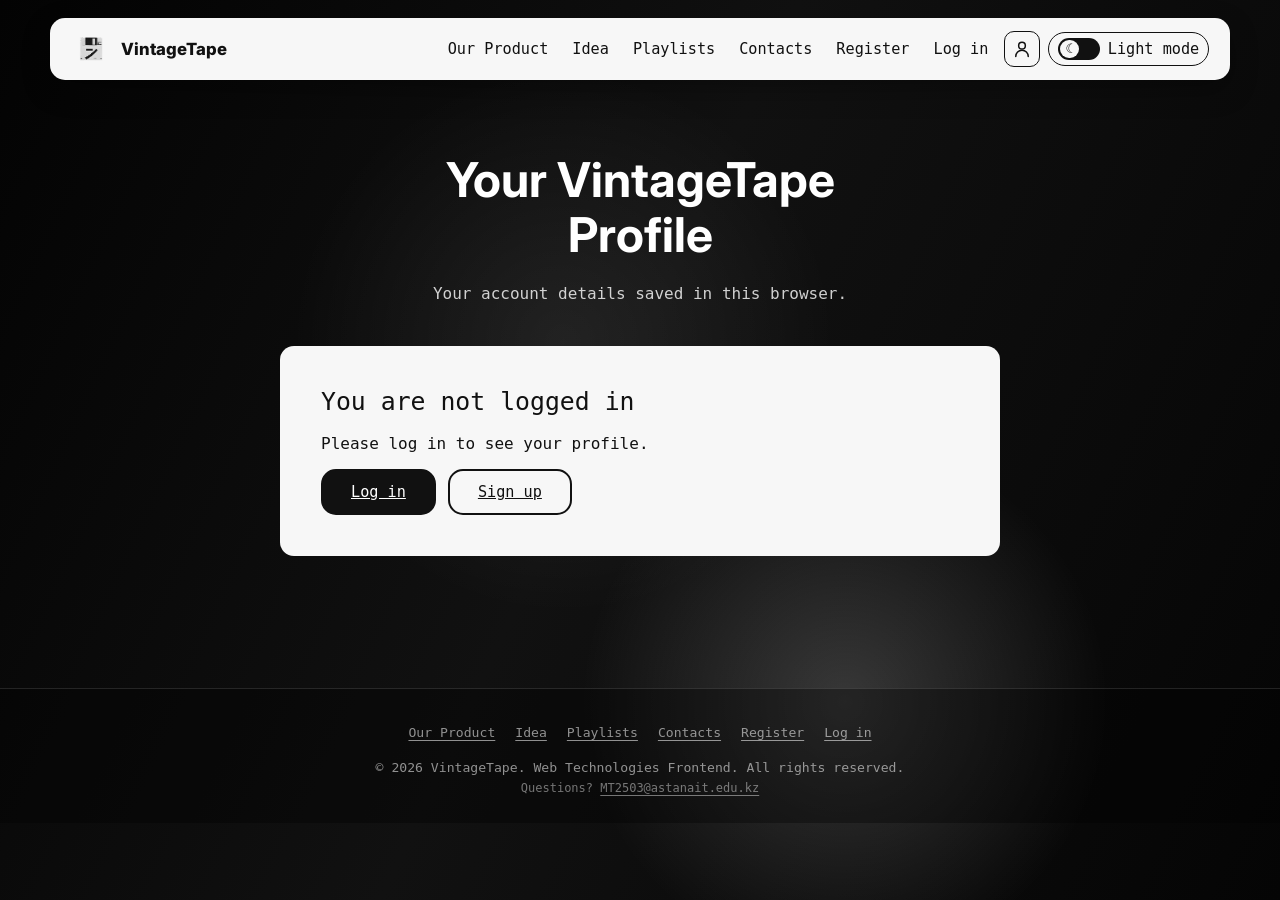
<file: profile.html>
<!DOCTYPE html>
<html lang="en">
<head>
  <meta charset="UTF-8">
  <meta name="viewport" content="width=device-width, initial-scale=1.0">
  <meta name="description" content="Your VintageTape profile: the account details and the favourites and search saved in this browser.">
  <title>Profile | VintageTape</title>

  <link rel="preconnect" href="https://fonts.googleapis.com">
  <link rel="preconnect" href="https://fonts.gstatic.com" crossorigin>
  <link href="https://fonts.googleapis.com/css2?family=Inter:wght@700;800&family=Iosevka+Charon:wght@400;500;700&display=swap" rel="stylesheet">
  <link rel="icon" type="image/x-icon" href="images/favicon.ico">
  <link rel="stylesheet" href="https://cdn.jsdelivr.net/npm/bootstrap@5.3.3/dist/css/bootstrap.min.css"
        integrity="sha384-QWTKZyjpPEjISv5WaRU9OFeRpok6YctnYmDr5pNlyT2bRjXh0JMhjY6hW+ALEwIH"
        crossorigin="anonymous">
  <link rel="stylesheet" href="css/style.css">
  <link rel="stylesheet" href="css/responsive.css">
  <link rel="stylesheet" href="css/features.css">
</head>

<body class="forms-page">

  <header class="site-nav">
    <a href="index.html" class="logo-link">
      <img src="images/logo.png" alt="VintageTape logo" class="logo-image" width="40" height="40">
      <span class="logo-text">VintageTape</span>
    </a>

    <nav class="nav-links" aria-label="Primary">
  <ul>
    <li><a href="index.html">Our Product</a></li>
    <li><a href="idea.html">Idea</a></li>
    <li><a href="playlists.html">Playlists</a></li>
    <li><a href="contacts.html">Contacts</a></li>

    <!-- видно только когда НЕ залогинен -->
    <li data-auth="out"><a href="register.html">Register</a></li>
    <li data-auth="out"><a href="login.html">Log in</a></li>

    <!-- иконка профиля ВСЕГДА видна и всегда ведёт на profile.html -->
    <li>
      <a href="profile.html" aria-current="page" class="profile-link"
         aria-label="Open profile" title="Profile">
        <svg viewBox="0 0 24 24" aria-hidden="true">
          <circle cx="12" cy="8" r="4"></circle>
          <path d="M4.5 21a7.5 7.5 0 0 1 15 0"></path>
        </svg>
      </a>
    </li>

    <li>
      <button type="button" id="theme-button" class="theme-switch" role="switch" aria-checked="false">
        <span class="switch-track" aria-hidden="true">
          <span class="switch-knob">☾</span>
        </span>
        <span class="switch-label">Light mode</span>
      </button>
    </li>
  </ul>
</nav>
  </header>

  <main id="main-content">
  <section class="memory-section register-section" aria-labelledby="profile-title">
    <div class="page-shell">
      <h1 id="profile-title" class="register-title">Your VintageTape<br>Profile</h1>
      <p class="register-intro">Your account details saved in this browser.</p>

      <!-- Гость -->
      <div id="profile-guest" class="contacts-card register-card" hidden>
        <h2 class="profile-heading">You are not logged in</h2>
        <p>Please log in to see your profile.</p>
        <div class="form-actions">
          <a class="btn-submit profile-link-btn" href="login.html">Log in</a>
          <a class="btn-reset profile-link-btn" href="register.html">Sign up</a>
        </div>
      </div>

      <!-- Авторизованный пользователь -->
      <div id="profile-card" class="contacts-card profile-card" hidden>
        <div class="profile-avatar" aria-hidden="true">
          <svg viewBox="0 0 24 24">
            <circle cx="12" cy="8" r="4"></circle>
            <path d="M4.5 21a7.5 7.5 0 0 1 15 0"></path>
          </svg>
        </div>
        <h2 id="profile-name">Your name</h2>

        <dl class="profile-details">
          <div><dt>Email</dt><dd id="profile-email"></dd></div>
          <div><dt>Phone</dt><dd id="profile-phone"></dd></div>
          <div><dt>Country</dt><dd id="profile-country"></dd></div>
          <div><dt>Gender</dt><dd id="profile-gender"></dd></div>
          <div><dt>Favourite genres</dt><dd id="profile-genres"></dd></div>
          <div><dt>Member since</dt><dd id="profile-since"></dd></div>
        </dl>

        <button type="button" id="logout-button" class="btn-reset">Log out</button>
      </div>
    </div>
  </section>
</main>

  <footer class="site-footer">
    <div class="page-shell footer-content">
      <nav class="footer-nav" aria-label="Footer">
        <a href="index.html">Our Product</a>
        <a href="idea.html">Idea</a>
        <a href="playlists.html">Playlists</a>
        <a href="contacts.html">Contacts</a>
        <a href="register.html">Register</a>
        <a href="login.html">Log in</a>
      </nav>
      <p>&copy; 2026 VintageTape. Web Technologies Frontend. All rights reserved.</p>
      <p class="footer-copy">Questions? <a href="mailto:254316@astanait.edu.kz">MT2503@astanait.edu.kz</a></p>
    </div>
  </footer>

  
  <script src="js/jquery-3.6.0.min.js" defer></script>
  <script src="js/theme.js" defer></script>
  <script src="js/auth.js" defer></script>
  <script src="js/profile.js" defer></script>

</body>
</html>
</file>
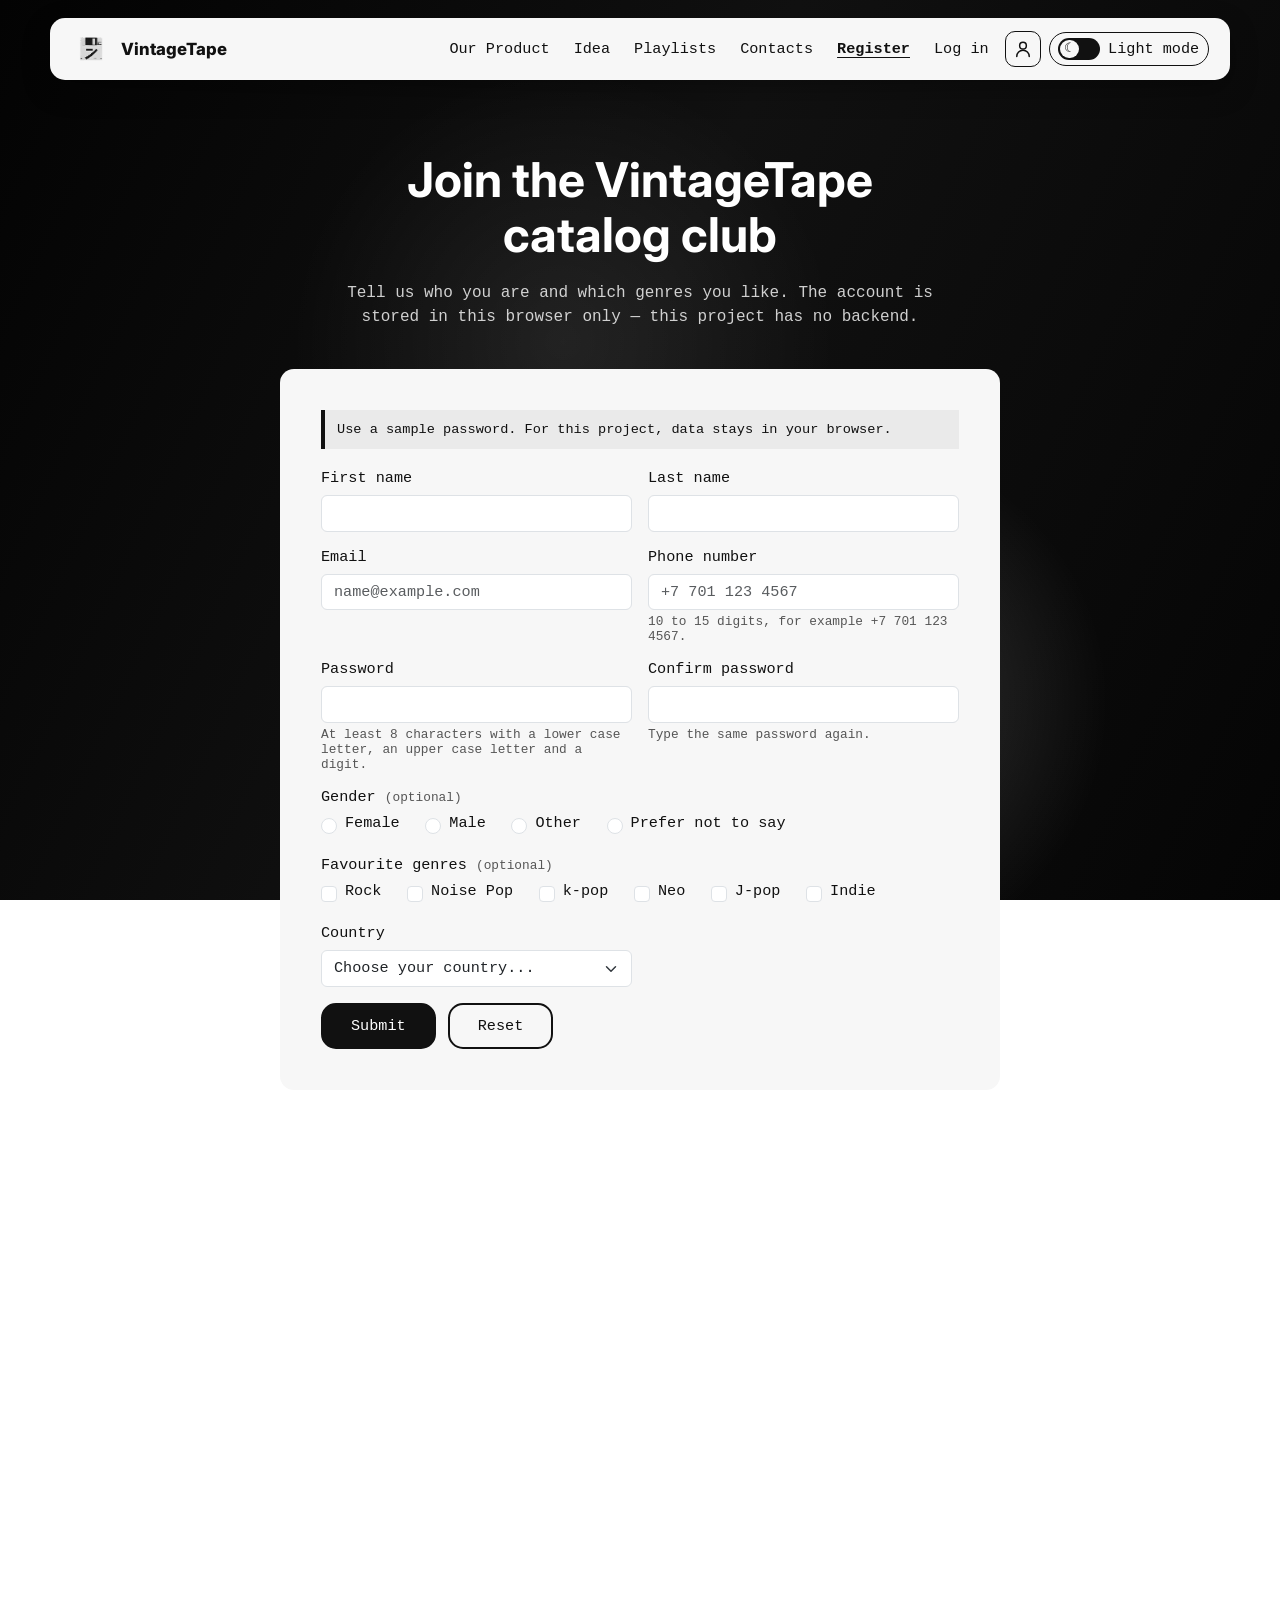
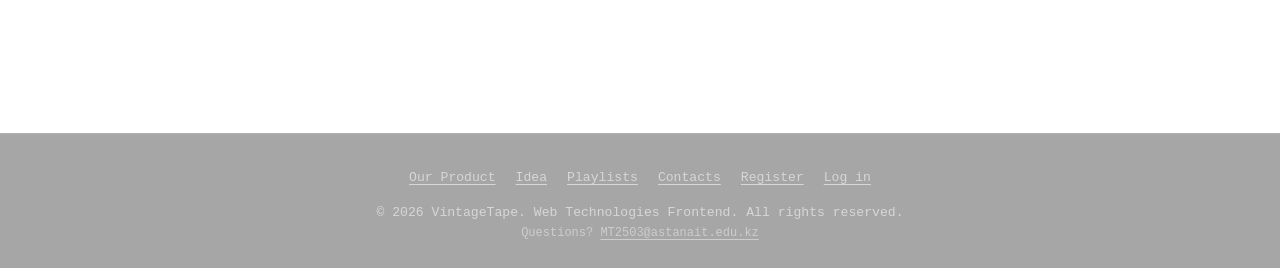
<file: register.html>
<!DOCTYPE html>
<html lang="en">
<head>
  <meta charset="UTF-8">
  <meta name="viewport" content="width=device-width, initial-scale=1.0">
  <meta name="description" content="VintageTape Register - create a VintageTape account (saved in your browser) for the catalog club, with email, phone, password and country validation.">
  <title>Register | VintageTape</title>

  <link rel="preconnect" href="https://fonts.googleapis.com">
  <link rel="preconnect" href="https://fonts.gstatic.com" crossorigin>
  <link href="https://fonts.googleapis.com/css2?family=Inter:wght@700;800&family=Iosevka+Charon:wght@400;500;700&display=swap" rel="stylesheet">
  <link rel="icon" type="image/x-icon" href="images/favicon.ico">
  <link rel="stylesheet" href="https://cdn.jsdelivr.net/npm/bootstrap@5.3.3/dist/css/bootstrap.min.css"
        integrity="sha384-QWTKZyjpPEjISv5WaRU9OFeRpok6YctnYmDr5pNlyT2bRjXh0JMhjY6hW+ALEwIH"
        crossorigin="anonymous">
  <link rel="stylesheet" href="css/style.css">
  <link rel="stylesheet" href="css/responsive.css">
  <link rel="stylesheet" href="css/features.css">
</head>

<body class="forms-page">

  <header class="site-nav">
    <a href="index.html" class="logo-link">
      <img src="images/logo.png" alt="VintageTape logo" class="logo-image" width="40" height="40">
      <span class="logo-text">VintageTape</span>
    </a>

    <nav class="nav-links" aria-label="Primary">
  <ul>
    <li><a href="index.html">Our Product</a></li>
    <li><a href="idea.html">Idea</a></li>
    <li><a href="playlists.html">Playlists</a></li>
    <li><a href="contacts.html">Contacts</a></li>

    <!-- видно только когда НЕ залогинен -->
    <li data-auth="out"><a href="register.html" aria-current="page">Register</a></li>
    <li data-auth="out"><a href="login.html">Log in</a></li>

    <!-- иконка профиля ВСЕГДА видна и всегда ведёт на profile.html -->
    <li>
      <a href="profile.html" class="profile-link"
         aria-label="Open profile" title="Profile">
        <svg viewBox="0 0 24 24" aria-hidden="true">
          <circle cx="12" cy="8" r="4"></circle>
          <path d="M4.5 21a7.5 7.5 0 0 1 15 0"></path>
        </svg>
      </a>
    </li>

    <li>
      <button type="button" id="theme-button" class="theme-switch" role="switch" aria-checked="false">
        <span class="switch-track" aria-hidden="true">
          <span class="switch-knob">☾</span>
        </span>
        <span class="switch-label">Light mode</span>
      </button>
    </li>
  </ul>
</nav>
  </header>

  <main id="main-content">
    <section class="memory-section register-section" aria-labelledby="register-title">
      <div class="page-shell">

        <h1 id="register-title" class="register-title">Join the VintageTape<br>catalog club</h1>
        <p class="register-intro">
          Tell us who you are and which genres you like. The account is stored in this browser only — this project has no backend.
        </p>

        <form id="register-form" class="contacts-card register-card needs-validation" novalidate>
          <p class="demo-note">Use a sample password. For this project, data stays in your browser.</p>

          <div id="register-success" class="alert alert-success" role="status">
            Account created. Taking you to the log in page...
          </div>
          <p id="register-error" class="alert alert-danger" role="alert" hidden></p>

          <div class="row g-3">
            <div class="col-md-6">
              <label for="first-name" class="form-label">First name</label>
              <input type="text" class="form-control" id="first-name" name="firstName" required minlength="2">
              <div class="valid-feedback">Looks good!</div>
              <div class="invalid-feedback">First name must be at least 2 characters.</div>
            </div>

            <div class="col-md-6">
              <label for="last-name" class="form-label">Last name</label>
              <input type="text" class="form-control" id="last-name" name="lastName" required minlength="2">
              <div class="valid-feedback">Looks good!</div>
              <div class="invalid-feedback">Last name must be at least 2 characters.</div>
            </div>

            <div class="col-md-6">
              <label for="register-email" class="form-label">Email</label>
              <input type="email" class="form-control" id="register-email" name="email"
                     placeholder="name@example.com" required>
              <div class="valid-feedback">Looks good!</div>
              <div class="invalid-feedback">Please enter an email like name@example.com.</div>
            </div>

            <div class="col-md-6">
              <label for="phone" class="form-label">Phone number</label>
              <input type="tel" class="form-control" id="phone" name="phone"
                     placeholder="+7 701 123 4567" autocomplete="tel" required>
              <div class="form-text">10 to 15 digits, for example +7 701 123 4567.</div>
              <div class="valid-feedback">Looks good!</div>
              <div class="invalid-feedback">Please enter a phone number with 10 to 15 digits.</div>
            </div>

            <div class="col-md-6">
              <label for="password" class="form-label">Password</label>
              <input type="password" class="form-control" id="password" name="password" autocomplete="new-password" required minlength="8">
              <div class="form-text">At least 8 characters with a lower case letter, an upper case letter and a digit.</div>
              <div class="valid-feedback">Looks good!</div>
              <div class="invalid-feedback">Please choose a stronger password.</div>
            </div>

            <div class="col-md-6">
              <label for="confirm-password" class="form-label">Confirm password</label>
              <input type="password" class="form-control" id="confirm-password" name="confirmPassword" autocomplete="new-password" required minlength="8">
              <div class="form-text">Type the same password again.</div>
              <div class="valid-feedback">Passwords match.</div>
              <div class="invalid-feedback">Enter at least 8 characters. Both passwords must match.</div>
            </div>

            <div class="col-12">
              <fieldset>
                <legend class="form-legend">Gender <span class="form-text d-inline">(optional)</span></legend>
                <div class="form-check form-check-inline">
                  <input class="form-check-input" type="radio" name="gender" id="gender-female" value="female">
                  <label class="form-check-label" for="gender-female">Female</label>
                </div>
                <div class="form-check form-check-inline">
                  <input class="form-check-input" type="radio" name="gender" id="gender-male" value="male">
                  <label class="form-check-label" for="gender-male">Male</label>
                </div>
                <div class="form-check form-check-inline">
                  <input class="form-check-input" type="radio" name="gender" id="gender-other" value="other">
                  <label class="form-check-label" for="gender-other">Other</label>
                </div>
                <div class="form-check form-check-inline">
                  <input class="form-check-input" type="radio" name="gender" id="gender-none" value="prefer-not-to-say">
                  <label class="form-check-label" for="gender-none">Prefer not to say</label>
                </div>
              </fieldset>
            </div>

            <div class="col-12">
              <fieldset>
                <legend class="form-legend">Favourite genres <span class="form-text d-inline">(optional)</span></legend>
                <div class="form-check form-check-inline">
                  <input class="form-check-input" type="checkbox" name="genres" id="genre-rock" value="rock">
                  <label class="form-check-label" for="genre-rock">Rock</label>
                </div>
                <div class="form-check form-check-inline">
                  <input class="form-check-input" type="checkbox" name="genres" id="genre-noise-pop" value="noise-pop">
                  <label class="form-check-label" for="genre-noise-pop">Noise Pop</label>
                </div>
                <div class="form-check form-check-inline">
                  <input class="form-check-input" type="checkbox" name="genres" id="genre-kpop" value="k-pop">
                  <label class="form-check-label" for="genre-kpop">k-pop</label>
                </div>
                <div class="form-check form-check-inline">
                  <input class="form-check-input" type="checkbox" name="genres" id="genre-neo" value="neo">
                  <label class="form-check-label" for="genre-neo">Neo</label>
                </div>
                <div class="form-check form-check-inline">
                  <input class="form-check-input" type="checkbox" name="genres" id="genre-jpop" value="j-pop">
                  <label class="form-check-label" for="genre-jpop">J-pop</label>
                </div>
                <div class="form-check form-check-inline">
                  <input class="form-check-input" type="checkbox" name="genres" id="genre-indie" value="indie">
                  <label class="form-check-label" for="genre-indie">Indie</label>
                </div>
              </fieldset>
            </div>

            <div class="col-md-6">
              <label for="country" class="form-label">Country</label>
              <select class="form-select" id="country" name="country" required>
                <option value="" selected>Choose your country...</option>
                <option value="kazakhstan">Kazakhstan</option>
                <option value="kyrgyzstan">Kyrgyzstan</option>
                <option value="uzbekistan">Uzbekistan</option>
                <option value="turkey">Turkey</option>
                <option value="usa">United States</option>
                <option value="other">Other</option>
              </select>
              <div class="valid-feedback">Looks good!</div>
              <div class="invalid-feedback">Please choose your country.</div>
            </div>

            <div class="col-12 form-actions">
              <button type="submit" class="btn-submit">Submit</button>
              <button type="reset" class="btn-reset">Reset</button>
            </div>
          </div>
        </form>

      </div>
    </section>

    <section class="memory-section" aria-labelledby="rules-title">
      <div class="page-shell">
        <div class="rules-card">
          <h2 id="rules-title">What this form checks</h2>
          <ul>
            <li>First and last name: required, at least 2 characters each.</li>
            <li>Email: required, in the form name@example.com, and not used by another account.</li>
            <li>Phone number: required, 10 to 15 digits (spaces, + ( ) - are allowed).</li>
            <li>Password: at least 8 characters with a lower case letter, an upper case letter and a digit. The confirmation must match.</li>
            <li>Country: required. Gender and favourite genres are optional.</li>
          </ul>
          <p>Already have an account? <a href="login.html">Log in</a>. Questions about the project? <a href="contacts.html">Open the contact form</a>.</p>
        </div>
      </div>
    </section>
  </main>

  <footer class="site-footer">
    <div class="page-shell footer-content">
      <nav class="footer-nav" aria-label="Footer">
        <a href="index.html">Our Product</a>
        <a href="idea.html">Idea</a>
        <a href="playlists.html">Playlists</a>
        <a href="contacts.html">Contacts</a>
        <a href="register.html">Register</a>
        <a href="login.html">Log in</a>
      </nav>
      <p>&copy; 2026 VintageTape. Web Technologies Frontend. All rights reserved.</p>
      <p class="footer-copy">Questions? <a href="mailto:254316@astanait.edu.kz">MT2503@astanait.edu.kz</a></p>
    </div>
  </footer>

  <script src="js/jquery-3.6.0.min.js" defer></script>
  <script src="js/theme.js" defer></script>
  <script src="js/auth.js" defer></script>
  <script src="js/forms.js" defer></script>
</body>
</html>
</file>
<file: css/style.css>
/* =========================================================
   VintageTape - shared styles (MOBILE FIRST)
   The rules in this file are the small-screen (phone) layout.
   Wider layouts are added with min-width media queries in
   responsive.css, which is loaded after this file.
   ========================================================= */

*,
*::before,
*::after {
  box-sizing: border-box;
}

html {
  scroll-behavior: smooth;
}

body {
  margin: 0;
  min-width: 320px;
  color: #fff;
  font-family: "Iosevka Charon", monospace;

  background:
    radial-gradient(circle at 66% 78%, rgba(255, 255, 255, 0.18), transparent 24%),
    radial-gradient(circle at 44% 38%, rgba(255, 255, 255, 0.08), transparent 30%),
    linear-gradient(115deg, #030303 0%, #111 47%, #050505 100%);
  background-attachment: fixed;
}

/* Pages that load Bootstrap keep the same line height as the other pages */
.forms-page {
  line-height: normal;
}

/* Responsive images: never wider than their container, keep proportions */
img {
  display: block;
  max-width: 100%;
  height: auto;
}

/* Page sections */

.memory-section {
  position: relative;
  overflow: hidden;
  padding: 72px 0;
}

.memory-section + .memory-section {
  margin-top: 48px;
}

.page-shell {
  width: calc(100% - 28px);
  margin: 0 auto;
}

/* Top nav bar (flex) */

.site-nav {
  width: calc(100% - 28px);
  margin: 18px auto 0;
  padding: 14px;

  display: flex;
  flex-wrap: wrap;
  align-items: center;
  justify-content: center;
  gap: 8px 16px;

  background: #f7f7f7;
  border-radius: 22px;
  box-shadow: 0 10px 28px rgba(0, 0, 0, 0.3);
}

.logo-link {
  display: flex;
  align-items: center;
  gap: 10px;
  color: #111;
  text-decoration: none;
  flex-shrink: 0;
}

.logo-link:hover {
  color: #111;
}

.logo-image {
  display: block;
  width: 40px;
  height: 40px;
  object-fit: contain;
}

.logo-text {
  font-family: "Inter", sans-serif;
  font-weight: 800;
  font-size: 1.05rem;
  white-space: nowrap;
}

.nav-links {
  width: 100%;
  font-family: "Iosevka Charon", monospace;
  font-size: 0.85rem;
  color: #111;
}

.nav-links ul {
  display: flex;
  flex-wrap: wrap;
  align-items: center;
  justify-content: center;
  gap: 0 4px;
  list-style: none;
  margin: 0;
  padding: 0;
}

.nav-links a {
  display: inline-block;
  padding: 0.65rem 0.5rem;
  color: inherit;
  text-decoration: none;
}

.nav-links a:hover,
.nav-links a:focus-visible {
  text-decoration: underline;
  text-underline-offset: 4px;
}

.nav-links a[aria-current="page"] {
  font-weight: 700;
  text-decoration: underline;
  text-underline-offset: 4px;
}

/* Button-styled link */

.btn-cta {
  display: inline-block;
  padding: 12px 22px;
  border-radius: 15px;
  background: #111;
  color: #fff;

  font-family: "Iosevka Charon", monospace;
  font-size: 0.92rem;
  text-align: center;
  text-decoration: none;
}

.btn-cta:hover,
.btn-cta:focus-visible {
  background: #2a2a2a;
  color: #fff;
}

/* Shared card / image styles */

.image-slot {
  width: 100%;
  height: 88px;
  margin: 0 0 12px;

  display: flex;
  justify-content: center;
  align-items: center;
}

.card-image {
  display: block;
  width: auto;
  max-width: min(100%, 180px);
  height: auto;
  max-height: 180px;
  object-fit: contain;
}

/* Home page - Hero */

.hero-shell {
  display: flex;
  flex-direction: column;
  align-items: center;
}

.hero-tagline {
  align-self: center;
  margin: 0 0 8px;
  max-width: 340px;

  font-family: "Inter", sans-serif;
  font-weight: 700;
  font-size: 1.5rem;
  line-height: 1.25;
  text-align: center;
}

.disc-frame {
  position: relative;
  width: min(560px, 78vw);
}

.disc-slot {
  width: 100%;
  height: auto;
  aspect-ratio: 1 / 1;
  margin: 0;
}

.disc-image {
  max-width: 100%;
  max-height: 100%;
}

.wordmark {
  margin: -40px 0 0;

  font-family: "Inter", sans-serif;
  font-weight: 800;
  font-size: clamp(2.6rem, 13vw, 4rem);
  line-height: 1;
  letter-spacing: -0.03em;
  text-align: center;
}

.hero-cat {
  display: block;
  width: 76px;
  height: auto;
  margin: 20px auto 0;
}

/* Home page - Why VintageTape (flex, wraps on small screens) */

.benefits-title {
  margin: 0 0 32px;
  text-align: center;

  font-family: "Inter", sans-serif;
  font-weight: 700;
  font-size: clamp(1.6rem, 3vw, 2.2rem);
}

.benefits-row {
  display: flex;
  flex-wrap: wrap;
  justify-content: center;
  gap: 20px;
}

.benefit-card {
  flex: 1 1 220px;
  max-width: 320px;
  padding: 24px;

  background: #f7f7f7;
  color: #111;
  border-radius: 12px;
  text-align: center;
  transition: transform 0.2s ease;
}

.benefit-card:hover {
  transform: translateY(-3px);
}

.benefit-card h3 {
  margin: 0 0 10px;
  font-family: "Iosevka Charon", monospace;
  font-size: 1.15rem;
  font-weight: 400;
}

.benefit-card p {
  margin: 0;
  font-size: 0.92rem;
  line-height: 1.3;
}

.benefits-summary {
  max-width: 640px;
  margin: 32px auto 0;
  text-align: center;
  font-size: 0.95rem;
  line-height: 1.45;
  color: rgba(255, 255, 255, 0.8);
}

/* Home page - Featured playlists teaser (phone: disc at the bottom) */

.featured-section {
  overflow: hidden;
  padding-bottom: 0;
}

.featured-disc-image {
  position: absolute;
  left: 50%;
  top: auto;
  bottom: -80px;
  width: min(120px, 32vw);
  height: auto;
  margin: 0;
  display: block;
  transform: translateX(-50%) rotate(-90deg);
  transform-origin: center center;
  pointer-events: none;
  z-index: 0;
}

.featured-shell {
  position: relative;
  min-height: 0;
  margin-top: 24px;
  padding-bottom: 130px;
  display: block;
}

.featured-text {
  position: relative;
  z-index: 2;
  margin-left: 0;
  min-width: 0;
  text-align: center;
}

.featured-list {
  display: flex;
  flex-direction: column;
  gap: 4px;
  list-style: none;
  margin: 0 0 18px;
  padding: 0;
  width: 100%;
}

.featured-list a {
  display: block;
  padding: 10px 0;
  border-bottom: 1px solid rgba(255, 255, 255, 0.15);
  color: #fff;
  text-align: center;
  text-decoration: none;
}

.featured-list a:hover,
.featured-list a:focus-visible {
  color: rgba(255, 255, 255, 0.65);
}

.featured-link {
  display: inline-block;
  padding: 6px 0;
  color: #fff;
  font-weight: 700;
  text-decoration: underline;
  text-underline-offset: 4px;
}

/* Footer */

.site-footer {
  margin-top: 0;
  padding: 28px 0;
  border-top: 1px solid rgba(255, 255, 255, 0.12);
  background: rgba(0, 0, 0, 0.35);

  font-family: "Iosevka Charon", monospace;
  font-size: 0.82rem;
  color: rgba(255, 255, 255, 0.55);
  text-align: center;
}

.footer-content {
  display: flex;
  flex-direction: column;
  gap: 6px;
  align-items: center;
}

.footer-content p {
  margin: 0;
}

.footer-content a {
  color: inherit;
  text-decoration: underline;
  text-underline-offset: 3px;
}

.footer-nav {
  display: flex;
  flex-wrap: wrap;
  justify-content: center;
  gap: 0 12px;
  margin-bottom: 6px;
}

.footer-nav a {
  display: inline-block;
  padding: 0.5rem 0.25rem;
}

.footer-copy {
  font-size: 0.75rem;
  opacity: 0.8;
}

/* Keyboard focus: white ring on dark areas, dark ring on light cards */

:focus-visible {
  outline: 3px solid #fff;
  outline-offset: 4px;
}

.site-nav :focus-visible,
.benefit-card :focus-visible,
.memory-card :focus-visible,
.idea-cta-card :focus-visible,
.make-it-yours-shell :focus-visible,
.contacts-card :focus-visible,
.demo-card :focus-visible {
  outline-color: #111;
}

/* Idea page - memory cards */

.idea-title {
  margin: 0 auto;
  max-width: 650px;
  color: #fff;
  text-align: center;

  font-family: "Inter", sans-serif;
  font-size: 2rem;
  font-weight: 700;
  line-height: 1.08;
}

.idea-intro {
  max-width: 620px;
  margin: 20px auto 0;
  text-align: center;
  font-size: 0.95rem;
  line-height: 1.45;
  color: rgba(255, 255, 255, 0.8);
}

/* grid: idea page - 4 memory cards (1 column on phones) */
.memory-grid {
  display: grid;
  grid-template-columns: minmax(0, 1fr);
  justify-items: center;
  gap: 16px;
  margin-top: 44px;
}

.memory-card {
  width: 100%;
  max-width: 320px;
  min-width: 0;
  min-height: 260px;
  padding: 20px 16px 18px;

  display: flex;
  flex-direction: column;

  background: #f7f7f7;
  color: #111;
  border-radius: 10px;
  transition: transform 0.2s ease;
}

.memory-card:hover {
  transform: translateY(-3px);
}

.memory-card h2 {
  margin: 0 0 12px;
  text-align: center;

  font-family: "Iosevka Charon", monospace;
  font-size: 1.6rem;
  font-weight: 400;
  line-height: 1.1;
}

.memory-card .card-image {
  max-height: 100%;
}

.memory-card p {
  margin: auto 0 0;
  font-size: 0.9rem;
  line-height: 1.3;
}

.idea-cta-row {
  display: flex;
  flex-direction: column;
  flex-wrap: wrap;
  align-items: center;
  gap: 16px;
  margin-top: 56px;
}

.idea-cta-card {
  flex: 1 1 auto;
  width: 100%;
  max-width: 320px;
  padding: 22px 20px;

  background: #f7f7f7;
  color: #111;
  border-radius: 14px;
  transition: transform 0.2s ease;
}

.idea-cta-card:hover {
  transform: translateY(-3px);
}

.idea-quote {
  margin: 0 0 8px;
  font-family: "Inter", sans-serif;
  font-weight: 700;
  font-size: 1.35rem;
}

.idea-quote-caption {
  margin: 0;
  font-size: 0.95rem;
  color: rgba(0, 0, 0, 0.6);
}

.idea-cta-card h3 {
  margin: 0 0 10px;
  font-family: "Iosevka Charon", monospace;
  font-size: 1.3rem;
  font-weight: 500;
}

.idea-cta-card p {
  margin: 0 0 12px;
  font-size: 1rem;
  line-height: 1.35;
}

.idea-cta-card a {
  display: inline-block;
  padding: 4px 0;
  color: #111;
  font-weight: 700;
  text-decoration: underline;
  text-underline-offset: 3px;
}

/* Playlists page - floating discs + Make it yours */

.playlists-section {
  position: relative;
}

.playlists-title {
  margin: 0 auto 56px;
  max-width: 760px;
  position: relative;
  z-index: 1;

  font-family: "Iosevka Charon", monospace;
  font-weight: 400;
  font-size: clamp(1.15rem, 2.4vw, 1.5rem);
  line-height: 1.3;
  text-align: center;
}

/* grid: playlists - 6 genre cards (1 column on phones) */
.playlists-grid {
  position: relative;
  z-index: 1;

  display: grid;
  grid-template-columns: minmax(0, 1fr);
  justify-items: center;
  gap: 28px;
}

.playlist-card {
  width: 100%;
  max-width: 320px;
  padding: 18px 14px 22px;

  display: flex;
  flex-direction: column;
  align-items: center;

  background: rgba(255, 255, 255, 0.08);
  border: 1px solid rgba(255, 255, 255, 0.35);
  border-radius: 12px;
  color: #fff;
  transition: transform 0.2s ease, background 0.2s ease;
}

.playlist-card:hover {
  background: rgba(255, 255, 255, 0.15);
  transform: translateY(-3px);
}

.playlist-disc {
  width: 100%;
  max-width: 150px;
  aspect-ratio: 1 / 1;
  height: auto;
  margin: 4px 0 16px;
}

.playlist-card h2 {
  margin: 0;
  font-family: "Iosevka Charon", monospace;
  font-weight: 400;
  font-size: 1.05rem;
}

/* decorative discs are hidden on small screens (shown from 64rem) */
.floating-disc {
  display: none;
  position: absolute;
  top: 50%;
  width: min(260px, 30vw);
  height: auto;
  transform: translateY(-50%);
  z-index: 0;
  opacity: 0.55;
  pointer-events: none;
}

.floating-disc-left {
  left: -60px;
}

.floating-disc-right {
  right: -60px;
}

.make-it-yours-section {
  margin-top: 48px;
}

.make-it-yours-shell {
  display: flex;
  flex-direction: column;
  align-items: center;
  justify-content: flex-start;
  gap: 30px;

  padding: 30px 24px;
  background: #f7f7f7;
  color: #111;
  border-radius: 20px;
  text-align: center;
}

.make-it-yours-text {
  flex: 1 1 auto;
}

.make-it-yours-text h2 {
  margin: 0 0 14px;
  color: #111;
  font-family: "Inter", sans-serif;
  font-weight: 700;
  font-size: clamp(1.4rem, 2.8vw, 1.9rem);
}

.make-it-yours-text p {
  margin: 0 auto 16px;
  max-width: 560px;
  color: rgba(17, 17, 17, 0.75);
  font-size: 0.95rem;
  line-height: 1.4;
}

.make-it-yours-text ol {
  display: inline-block;
  margin: 0;
  padding-left: 20px;
  color: rgba(17, 17, 17, 0.75);
  font-size: 0.92rem;
  line-height: 1.6;
  text-align: left;
}

.make-it-yours-btn {
  flex: 0 0 auto;
  width: 100%;
  padding: 18px 34px;
  font-size: 1.05rem;
  border-radius: 18px;
}

/* Contacts page */

/* flex: contacts intro + form (stacked and centred on small screens) */
.contacts-shell {
  display: flex;
  align-items: center;
  justify-content: center;
  flex-wrap: wrap;
  gap: 40px;
  text-align: center;
}

.contacts-intro {
  flex: 1 1 320px;
  display: flex;
  flex-direction: column;
  align-items: center;
}

.contacts-title {
  margin: 0;
  font-family: "Inter", sans-serif;
  font-weight: 700;
  font-size: clamp(1.9rem, 3.6vw, 2.6rem);
  line-height: 1.2;
}

.contacts-cat {
  display: block;
  width: 76px;
  height: auto;
  margin: 22px 0 0;
}

.contacts-card {
  width: min(560px, 100%);
  padding: 24px 18px;

  background: #f7f7f7;
  color: #111;
  border-radius: 14px;
  text-align: left;
}

.contacts-card h2 {
  margin: 0 0 16px;
  font-family: "Iosevka Charon", monospace;
  font-weight: 500;
  font-size: clamp(1.3rem, 2.4vw, 1.55rem);
  line-height: 1.25;
}

.demo-note {
  margin: 0 0 20px;
  padding: 10px 12px;
  border-left: 4px solid #111;
  background: rgba(0, 0, 0, 0.05);
  font-size: 0.85rem;
  line-height: 1.4;
}

/* Bootstrap form parts, adjusted to the VintageTape look */
.contacts-card .form-label,
.contacts-card .form-check-label,
.contacts-card .form-legend {
  font-family: "Iosevka Charon", monospace;
  font-size: 0.95rem;
  color: #111;
}

.contacts-card .form-legend {
  float: none;
  width: auto;
  margin-bottom: 0.5rem;
}

.contacts-card .form-control,
.contacts-card .form-select {
  font-family: "Iosevka Charon", monospace;
  font-size: 0.95rem;
}

.contacts-card .form-text {
  color: rgba(17, 17, 17, 0.7);
  font-size: 0.8rem;
}

/* darker feedback colours so the small text stays readable on the light card */
.contacts-card .invalid-feedback {
  color: #b02a37;
  font-size: 0.85rem;
}

.contacts-card .valid-feedback {
  color: #146c43;
  font-size: 0.85rem;
}

.contacts-card .alert {
  font-size: 0.9rem;
}

.form-actions {
  display: flex;
  flex-wrap: wrap;
  gap: 12px;
}

.btn-submit,
.btn-reset {
  padding: 12px 28px;
  border-radius: 15px;
  font-family: "Iosevka Charon", monospace;
  font-size: 0.95rem;
  cursor: pointer;
}

.btn-submit {
  border: 2px solid #111;
  background: #111;
  color: #fff;
}

.btn-submit:hover,
.btn-submit:focus-visible {
  background: #2a2a2a;
}

.btn-reset {
  border: 2px solid #111;
  background: transparent;
  color: #111;
}

.btn-reset:hover,
.btn-reset:focus-visible {
  background: rgba(0, 0, 0, 0.08);
}

/* Register page */

.register-title {
  margin: 0 auto;
  max-width: 650px;
  text-align: center;

  font-family: "Inter", sans-serif;
  font-size: 2rem;
  font-weight: 700;
  line-height: 1.1;
}

.register-intro {
  max-width: 620px;
  margin: 20px auto 32px;
  text-align: center;
  font-size: 0.95rem;
  line-height: 1.45;
  color: rgba(255, 255, 255, 0.8);
}

.register-card {
  width: min(720px, 100%);
  margin: 0 auto;
}

.rules-card {
  max-width: 720px;
  margin: 0 auto;
  padding: 24px 22px;

  background: rgba(255, 255, 255, 0.08);
  border: 1px solid rgba(255, 255, 255, 0.35);
  border-radius: 14px;
}

.rules-card h2 {
  margin: 0 0 12px;
  font-family: "Inter", sans-serif;
  font-weight: 700;
  font-size: clamp(1.3rem, 3vw, 1.7rem);
}

.rules-card ul {
  margin: 0 0 16px;
  padding-left: 20px;
  font-size: 0.92rem;
  line-height: 1.6;
}

.rules-card p {
  margin: 0;
  font-size: 0.92rem;
}

.rules-card a {
  color: #fff;
  font-weight: 700;
  text-decoration: underline;
  text-underline-offset: 3px;
}

.faq-kicker {
  margin: 0 0 6px;
  font-size: 0.8rem;
  letter-spacing: 0.08em;
  text-transform: uppercase;
  color: rgba(255, 255, 255, 0.6);
}

.faq-title {
  margin: 0 0 24px;
  font-family: "Inter", sans-serif;
  font-weight: 700;
  font-size: clamp(1.5rem, 3vw, 2rem);
}

.faq-list {
  display: flex;
  flex-direction: column;
  gap: 4px;
}

.faq-item {
  padding: 16px 0;
  border-top: 1px solid rgba(255, 255, 255, 0.15);
}

.faq-item summary {
  cursor: pointer;
  font-weight: 700;
  font-size: 0.95rem;
  color: #fff;
}

.faq-item p {
  margin: 12px 0 0;
  font-size: 0.88rem;
  line-height: 1.4;
  color: rgba(255, 255, 255, 0.8);
}

/* Demonstration result page */


.demo-card h1 {
  margin: 0 0 16px;
  font-family: "Inter", sans-serif;
  font-weight: 700;
  font-size: clamp(1.6rem, 5vw, 2.2rem);
  line-height: 1.2;
}

.demo-card p {
  margin: 0 0 16px;
  font-size: 1rem;
  line-height: 1.45;
}

.demo-card .btn-cta {
  margin-top: 8px;
}
</file>
<file: css/responsive.css>
/* =========================================================
   VintageTape - responsive rules (MOBILE FIRST)
   css/style.css holds the phone layout. This file only ADDS
   wider layouts with min-width queries.

   Breakpoint 1: 48rem (768px)  - tablet
     Content has enough room for 2-column grids and a one-row
     navigation bar.
   Breakpoint 2: 64rem (1024px) - desktop
     Content has room for 4 memory cards / 3 genre cards,
     the contacts intro beside the form, and the decorative discs.
   ========================================================= */

/* ---------- Tablet: 48rem and wider ---------- */
@media (min-width: 48rem) {
  .page-shell {
    width: min(720px, calc(100% - 48px));
  }

  /* navigation: one row, logo left, links right */
  .site-nav {
    width: min(720px, calc(100% - 48px));
    padding: 10px 20px;
    justify-content: space-between;
    border-radius: 15px;
  }

  .nav-links {
    width: auto;
  }

  .nav-links ul {
    justify-content: flex-end;
  }

  .site-footer {
    margin-top: 60px;
  }

  /* home: hero */
  .hero-tagline {
    align-self: flex-end;
    text-align: right;
  }

  .wordmark {
    font-size: clamp(3rem, 8vw, 6.5rem);
  }

  .hero-cat {
    width: 96px;
  }

  /* home: featured teaser - disc on the left, text on the right */
  .featured-section {
    padding-bottom: 72px;
  }

  .featured-disc-image {
    left: -30px;
    top: 50%;
    bottom: auto;
    width: min(220px, 30vw);
    transform: translateY(-50%);
  }

  .featured-shell {
    min-height: 420px;
    margin-top: 40px;
    padding-bottom: 0;
    display: flex;
    align-items: center;
  }

  .featured-text {
    margin-left: min(200px, 28vw);
    flex: 1;
    text-align: left;
  }

  .featured-list a {
    text-align: left;
  }

  /* idea: 2 columns of memory cards, CTA cards side by side */
  .idea-title {
    font-size: clamp(2.2rem, 4vw, 3.4rem);
    line-height: 1.15;
  }

  .idea-intro {
    font-size: 1rem;
  }

  .memory-grid {
    grid-template-columns: repeat(2, minmax(0, 1fr));
    justify-items: stretch;
    gap: 24px;
    margin-top: 88px;
  }

  .memory-card {
    max-width: none;
    min-height: 280px;
    padding: 20px 16px 16px;
  }

  .memory-card p {
    font-size: 0.92rem;
  }

  .memory-card .image-slot {
    height: 180px;
  }

  .idea-cta-row {
    flex-direction: row;
    align-items: stretch;
    gap: 20px;
    margin-top: 100px;
  }

  .idea-cta-card {
    flex: 1 1 280px;
    width: auto;
    max-width: none;
    padding: 28px 26px;
  }

  .idea-quote {
    font-size: 1.2rem;
  }

  .idea-quote-caption {
    font-size: 0.85rem;
  }

  .idea-cta-card h3 {
    font-size: 1.15rem;
  }

  .idea-cta-card p {
    font-size: 0.92rem;
  }

  /* playlists: 2 columns */
  .playlists-grid {
    grid-template-columns: repeat(2, minmax(0, 1fr));
    justify-items: stretch;
    gap: 18px;
  }

  .playlist-card {
    max-width: none;
    padding: 18px 16px 22px;
  }

  .playlist-card h2 {
    font-size: 1.15rem;
  }

  .playlist-disc {
    max-width: 180px;
    margin: 6px 0 22px;
  }

  /* playlists: "Make it yours" - text left, button right */
  .make-it-yours-shell {
    flex-direction: row;
    flex-wrap: wrap;
    justify-content: space-between;
    padding: 40px 44px;
    text-align: left;
  }

  .make-it-yours-text {
    flex: 1 1 420px;
  }

  .make-it-yours-text p {
    margin: 0 0 16px;
  }

  .make-it-yours-text ol {
    display: block;
  }

  .make-it-yours-btn {
    width: auto;
  }

  /* contacts and register: roomier form card */
  .contacts-card {
    padding: 40px;
  }

  .register-title {
    font-size: clamp(2.2rem, 4vw, 3rem);
    line-height: 1.15;
  }

  .register-intro {
    font-size: 1rem;
  }

  .rules-card {
    padding: 30px 36px;
  }

  .faq-item summary {
    font-size: 1rem;
  }

  .faq-item p {
    font-size: 0.92rem;
  }

  .demo-card {
    padding: 40px;
  }
}

/* ---------- Desktop: 64rem and wider ---------- */
@media (min-width: 64rem) {
  .page-shell {
    width: min(1180px, calc(100% - 84px));
  }

  .site-nav {
    width: min(1180px, calc(100% - 84px));
  }

  .nav-links {
    font-size: 0.95rem;
  }

  .nav-links ul {
    gap: 0 8px;
  }

  .featured-disc-image {
    left: -40px;
    width: min(280px, 32vw);
  }

  .featured-shell {
    min-height: 480px;
  }

  .featured-text {
    margin-left: min(290px, 34vw);
  }

  .memory-grid {
    grid-template-columns: repeat(4, minmax(0, 1fr));
    gap: 20px;
  }

  .memory-card {
    min-height: 330px;
    padding: 22px 14px 18px;
  }

  .playlists-grid {
    grid-template-columns: repeat(3, minmax(0, 1fr));
    gap: 24px;
  }

  .playlist-card {
    padding: 22px 18px 26px;
  }

  .floating-disc {
    display: block;
  }

  .contacts-shell {
    justify-content: space-between;
    text-align: left;
  }

  .contacts-intro {
    align-items: flex-start;
  }
}
</file>
<file: css/features.css>
/* =========================================================
   VintageTape - interactive features (Assignment 6, jQuery)
   Task 1 welcome and theme, Task 2 FAQ and fading message,
   Task 3 search and categories, Task 4 favourites list, Task 5 form messages

   The new blocks reuse the classes of the site: .faq-kicker, .benefits-title,
   .contacts-card, .btn-submit, .btn-reset and .demo-note.
   ========================================================= */

/* ---------- small labels above the features ---------- */

.feature-kicker {
  text-align: center;
}

/* ---------- card with a form field (same card as the contact form) ---------- */

.tool-card {
  margin: 0 auto 24px;
}

.tool-label {
  display: block;
  margin-bottom: 0.5rem;
  font-family: "Iosevka Charon", monospace;
  font-size: 0.95rem;
  color: #111;
}

/* looks like the Bootstrap .form-control used in the forms */
.tool-input {
  display: block;
  width: 100%;
  margin-bottom: 16px;
  padding: 0.375rem 0.75rem;
  border: 1px solid #ced4da;
  border-radius: 6px;
  background: #fff;
  color: #111;
  font-family: "Iosevka Charon", monospace;
  font-size: 0.95rem;
  line-height: 1.5;
}

.tool-input:focus {
  border-color: #86b7fe;
  box-shadow: 0 0 0 0.25rem rgba(13, 110, 253, 0.25);
  outline: 0;
}

/* messages use the .demo-note style of the site */
.tool-message {
  margin: 16px 0 0;
}

.tool-error {
  border-left-color: #b02a37;
  color: #842029;
}

.search-card {
  position: relative;
  z-index: 1;
  margin-bottom: 44px;
}

/* jQuery adds and removes this class to hide and show blocks */
.is-hidden {
  display: none !important;
}

/* ---------- Task 1: theme button (inside the menu) ---------- */

.theme-button {
  padding: 0.45rem 0.8rem;
  border: 1px solid #111;
  border-radius: 12px;
  background: transparent;
  color: #111;
  font: inherit;
  cursor: pointer;
}

.theme-button:hover,
.theme-button:focus-visible {
  background: rgba(0, 0, 0, 0.1);
}

/* ---------- Task 2: FAQ buttons (look like the old questions) ---------- */

.faq-heading {
  margin: 0;
  font-size: inherit;
}

.faq-question {
  display: block;
  width: 100%;
  padding: 0;
  border: 0;
  background: none;
  color: #fff;
  font-family: inherit;
  font-size: 0.95rem;
  font-weight: 700;
  text-align: left;
  cursor: pointer;
}

.faq-question:hover {
  text-decoration: underline;
  text-underline-offset: 4px;
}

.faq-question::after {
  content: " +";
}

.faq-question[aria-expanded="true"]::after {
  content: " -";
}

.faq-answer {
  margin: 12px 0 0;
  font-size: 0.88rem;
  line-height: 1.4;
  color: rgba(255, 255, 255, 0.8);
}

/* ---------- Task 4: favourites list ---------- */

.favourite-list {
  margin: 8px 0 0;
  padding: 0;
  list-style: none;
}

.favourite-item {
  display: flex;
  justify-content: space-between;
  align-items: center;
  gap: 12px;
  padding: 10px 0;
  border-top: 1px solid rgba(0, 0, 0, 0.15);
  font-size: 0.95rem;
  word-break: break-word;
}

.remove-button {
  flex-shrink: 0;
  padding: 6px 16px;
  border-radius: 12px;
  font-size: 0.85rem;
}

/* =========================================================
   Task 1: LIGHT THEME  (class "light-theme" on <body>)
   The light cards of the site get a border and a shadow, so they
   stay visible on the light page. Text that was white becomes dark.
   ========================================================= */

/* the same invisible border in both themes, so the layout does not move
   by 2px when the theme is changed */
.benefit-card,
.memory-card,
.idea-cta-card,
.contacts-card,
.make-it-yours-shell,
.demo-card,
.site-nav {
  border: 1px solid transparent;
}

body.light-theme {
  color: #111;
  background:
    radial-gradient(circle at 66% 78%, rgba(255, 255, 255, 0.35), transparent 28%),
    linear-gradient(115deg, #d8d3c9 0%, #cbc5b9 100%);
}

/* white text -> dark text */
body.light-theme .idea-title,
body.light-theme .idea-intro,
body.light-theme .register-intro,
body.light-theme .benefits-summary,
body.light-theme .faq-question,
body.light-theme .featured-list a,
body.light-theme .featured-link,
body.light-theme .playlist-card,
body.light-theme .rules-card,
body.light-theme .rules-card a {
  color: #111;
}

body.light-theme .faq-kicker {
  color: rgba(0, 0, 0, 0.65);
}

body.light-theme .faq-answer {
  color: rgba(0, 0, 0, 0.8);
}

/* hover and focus effects that were white */
body.light-theme .featured-list a:hover,
body.light-theme .featured-list a:focus-visible {
  color: rgba(0, 0, 0, 0.6);
}

body.light-theme .playlist-card:hover {
  background: rgba(255, 255, 255, 0.95);
}

body.light-theme :focus-visible {
  outline-color: #111;
}

/* translucent white cards */
body.light-theme .playlist-card,
body.light-theme .rules-card {
  background: rgba(255, 255, 255, 0.6);
  border-color: rgba(0, 0, 0, 0.35);
}

/* light cards: border + shadow so they do not melt into the page */
body.light-theme .benefit-card,
body.light-theme .memory-card,
body.light-theme .idea-cta-card,
body.light-theme .contacts-card,
body.light-theme .make-it-yours-shell,
body.light-theme .demo-card {
  border-color: rgba(0, 0, 0, 0.25);
  box-shadow: 0 6px 18px rgba(0, 0, 0, 0.2);
}

body.light-theme .site-nav {
  border-color: rgba(0, 0, 0, 0.25);
  box-shadow: 0 6px 18px rgba(0, 0, 0, 0.2);
}

/* lines between items */
body.light-theme .faq-item,
body.light-theme .featured-list a {
  border-color: rgba(0, 0, 0, 0.25);
}

/* pictures made for the dark page: a soft shadow keeps them visible */
body.light-theme .hero-cat,
body.light-theme .contacts-cat,
body.light-theme .disc-image,
body.light-theme .featured-disc-image,
body.light-theme .floating-disc,
body.light-theme .playlist-disc img {
  filter: drop-shadow(0 0 6px rgba(0, 0, 0, 0.45));
}

body.light-theme .site-footer {
  background: rgba(0, 0, 0, 0.08);
  border-top-color: rgba(0, 0, 0, 0.25);
  color: #222;
}

/* =========================================================
   Assignment 6 additions
   ========================================================= */

/* ---------- Task 3: category buttons ---------- */

.category-row {
  display: flex;
  flex-wrap: wrap;
  gap: 10px;
  margin-bottom: 16px;
}

.category-button {
  padding: 6px 18px;
  border: 2px solid #111;
  border-radius: 15px;
  background: transparent;
  color: #111;
  font-family: "Iosevka Charon", monospace;
  font-size: 0.9rem;
  cursor: pointer;
}

.category-button:hover {
  background: rgba(0, 0, 0, 0.08);
}

.category-button.active {
  background: #111;
  color: #fff;
}

.clear-button {
  padding: 6px 18px;
  font-size: 0.85rem;
}

/* ---------- Task 4: "+ Favourite" button on every playlist card ---------- */

.add-favourite {
  margin-top: 14px;
  padding: 6px 16px;
  border: 1px solid #fff;
  border-radius: 12px;
  background: transparent;
  color: #fff;
  font-family: "Iosevka Charon", monospace;
  font-size: 0.85rem;
  cursor: pointer;
}

.add-favourite:hover {
  background: rgba(255, 255, 255, 0.2);
}

.add-favourite.added {
  background: #fff;
  color: #111;
}

.favourite-empty {
  margin: 16px 0 0;
  font-size: 0.9rem;
  color: #444;
}

.favourite-status {
  border-left-color: #2a7a3b;
}

/* ---------- user journey: favourites in the contact form ---------- */

.link-button {
  padding: 0;
  border: 0;
  background: none;
  color: #0b5ed7;
  font: inherit;
  text-decoration: underline;
  cursor: pointer;
}

/* ---------- Task 5: field messages (also work without Bootstrap) ---------- */

.contacts-card .valid-feedback,
.contacts-card .invalid-feedback {
  display: none;
  margin-top: 0.25rem;
  font-size: 0.85rem;
}

.contacts-card .valid-feedback {
  color: #146c43;
}

.contacts-card .invalid-feedback {
  color: #b02a37;
}

.contacts-card .is-valid ~ .valid-feedback,
.contacts-card .is-invalid ~ .invalid-feedback {
  display: block;
}

.contacts-card .form-control.is-invalid,
.contacts-card .form-select.is-invalid {
  border-color: #b02a37;
}

.contacts-card .form-control.is-valid,
.contacts-card .form-select.is-valid {
  border-color: #146c43;
}

body.light-theme .add-favourite {
  border-color: #111;
  color: #111;
}

body.light-theme .add-favourite:hover {
  background: rgba(0, 0, 0, 0.1);
}

body.light-theme .add-favourite.added {
  background: #111;
  color: #fff;
}

/* ---------- Final project: light / dark switch ---------- */

[data-auth][hidden] {
  display: none;
}

.theme-switch {
  display: inline-flex;
  align-items: center;
  gap: 8px;
  padding: 0.3rem 0.55rem;
  border: 1px solid #111;
  border-radius: 999px;
  background: transparent;
  color: #111;
  font: inherit;
  cursor: pointer;
  transition: background-color 0.2s, box-shadow 0.2s, transform 0.2s;
}

.theme-switch:hover {
  background: rgba(0, 0, 0, 0.1);
  box-shadow: 0 3px 10px rgba(0, 0, 0, 0.25);
  transform: translateY(-1px);
}

.theme-switch:focus-visible {
  outline: 3px solid #1a73e8;
  outline-offset: 2px;
}

.switch-track {
  display: inline-flex;
  align-items: center;
  width: 2.6rem;
  height: 1.4rem;
  padding: 2px;
  border-radius: 999px;
  background: #111;
  transition: background-color 0.3s;
  box-sizing: border-box;   /* на всякий случай */
}

.switch-knob {
  flex-shrink: 0;           /* чтобы flex не сжимал кружок */
  display: flex;
  align-items: center;
  justify-content: center;
  width: 1.15rem;
  height: 1.15rem;
  border-radius: 50%;
  background: #f7f7f7;
  color: #111;
  font-size: 0.8rem;        /* чуть уменьшил, чтобы иконка не упиралась */
  line-height: 1;
  transition: transform 0.4s ease;
}

body.light-theme .switch-track {
  background: #c9a24a;
}

body.light-theme .switch-knob {
  transform: translateX(1.2rem) rotate(360deg); /* можно чуть увеличить, если нужно до самого края */
}

/* ---------- Final project: log in, profile, API list ---------- */

.auth-switch {
  margin: 20px 0 0;
  text-align: center;
}

.profile-heading {
  margin: 0 0 12px;
  font-size: 1.15rem;
}

.profile-list {
  margin: 0 0 24px;
}

.profile-list div {
  display: flex;
  flex-direction: column;
  gap: 2px;
  padding: 10px 0;
  border-bottom: 1px solid rgba(0, 0, 0, 0.2);
}

.profile-list dt {
  font-size: 0.85rem;
  font-weight: 700;
}

.profile-list dd {
  margin: 0;
  overflow-wrap: anywhere;
}

.profile-link {
  display: inline-block;
  text-decoration: none;
  text-align: center;
}

.sample-list {
  display: grid;
  gap: 12px;
  margin: 16px 0 0;
  padding: 0;
  list-style: none;
}

.sample-item {
  display: flex;
  flex-wrap: wrap;
  align-items: center;
  gap: 12px;
  padding: 10px;
  border: 1px solid rgba(0, 0, 0, 0.25);
  border-radius: 12px;
  background: #fff;
  transition: transform 0.2s, box-shadow 0.2s;
}

.sample-item:hover {
  transform: translateY(-2px);
  box-shadow: 0 6px 14px rgba(0, 0, 0, 0.2);
}

.sample-cover {
  border-radius: 8px;
  object-fit: cover;
}

.sample-info {
  display: flex;
  flex: 1 1 10rem;
  flex-direction: column;
  min-width: 0;
}

.sample-title,
.sample-artist {
  overflow-wrap: anywhere;
}

.sample-item audio {
  width: 100%;
  max-width: 100%;
}

/* ---------- Final project: animated buttons ---------- */
/* smooth hover: colour, shadow and a small lift; the pressed button moves back */

.btn-submit,
.btn-reset,
.btn-cta,
.category-button,
.link-button,
.add-favourite,
.remove-button {
  transition: background-color 0.2s ease, color 0.2s ease, border-color 0.2s ease,
              box-shadow 0.2s ease, transform 0.2s ease;
}

.btn-submit:hover,
.btn-reset:hover,
.btn-cta:hover,
.category-button:hover,
.add-favourite:hover,
.remove-button:hover {
  transform: translateY(-2px);
  box-shadow: 0 6px 14px rgba(0, 0, 0, 0.3);
}

.btn-submit:active,
.btn-reset:active,
.btn-cta:active,
.category-button:active,
.add-favourite:active,
.remove-button:active {
  transform: translateY(0) scale(0.97);
  box-shadow: none;
}

.playlist-card,
.benefit-card,
.memory-card {
  transition: transform 0.25s ease, box-shadow 0.25s ease, background-color 0.25s ease;
}

.nav-links a {
  transition: color 0.2s ease, background-color 0.2s ease;
}

/* people who ask for less motion get no animations */
@media (prefers-reduced-motion: reduce) {
  *,
  *::before,
  *::after {
    transition: none !important;
    animation: none !important;
    scroll-behavior: auto !important;
  }
}

/* ---------- Final project: light mode additions ---------- */

body.light-theme .theme-switch {
  border-color: #111;
}

body.light-theme .sample-item {
  background: rgba(255, 255, 255, 0.6);
  border-color: rgba(0, 0, 0, 0.35);
}

body.light-theme .profile-list div {
  border-bottom-color: rgba(0, 0, 0, 0.3);
}

.auth-switch a {
  color: inherit;
  font-weight: 700;
  text-decoration: underline;
  text-underline-offset: 3px;
}

.auth-switch a:hover,
.auth-switch a:focus-visible {
  text-decoration-thickness: 2px;
}

.profile-list a {
  color: inherit;
  text-decoration: underline;
  text-underline-offset: 3px;
}
/* ---------- Profile icon in navigation ---------- */
.nav-links li:has(.profile-link) {
  display: flex;
  align-items: center;
  justify-content: center;
}

.nav-links a.profile-link {
  display: flex !important;        /* Меняем inline-flex на flex */
  align-items: center;
  justify-content: center;
  width: 36px;
  height: 36px;
  padding: 0 !important;
  margin: 0;
  border: 1px solid #111;
  border-radius: 10px;
  color: #111;
  text-decoration: none !important;
  flex-shrink: 0;
  box-sizing: border-box;
  line-height: 1;                  /* Убираем влияние шрифтов */
}


.nav-links a.profile-link:hover,
.nav-links a.profile-link:focus-visible {
  background: rgba(0, 0, 0, 0.1);
  transform: translateY(-2px);
}

.profile-link svg {
  display: block;
  width: 20px;
  height: 20px;
  margin: 0;
  fill: none;
  stroke: currentColor;
  stroke-width: 1.8;
  stroke-linecap: round;
  stroke-linejoin: round;
}

body.light-theme .profile-link {
  border-color: #111;
  color: #111;
}
/* ---------- Profile page ---------- */
.profile-card {
  max-width: 560px;
  margin: 0 auto;
  text-align: center;
  padding: 40px 32px;
}

.profile-avatar {
  width: 76px;
  height: 76px;
  margin: 0 auto 16px;
  display: flex;
  align-items: center;
  justify-content: center;
  border: 2px solid #111;
  border-radius: 50%;
}

.profile-avatar svg {
  width: 42px;
  height: 42px;
  fill: none;
  stroke: #111;
  stroke-width: 1.6;
  stroke-linecap: round;
  stroke-linejoin: round;
}

.profile-card h2 {
  margin: 0 0 28px;          /* ← отступ под именем */
  font-size: 1.4rem;
}

.profile-details {
  margin: 0 0 28px;
  text-align: left;
}

.profile-details div {
  display: flex;
  justify-content: space-between;
  gap: 20px;
  padding: 14px 0;
  border-bottom: 1px solid rgba(0, 0, 0, 0.15);
}

.profile-details dt {
  font-weight: 700;
  flex-shrink: 0;
}

.profile-details dd {
  margin: 0;
  text-align: right;
  overflow-wrap: anywhere;
}

/* отступ под заголовком страницы */
.register-intro {
  margin-bottom: 40px;       /* ← добавляем отступ */
}

@media (max-width: 420px) {
  .profile-details div {
    flex-direction: column;
    gap: 4px;
  }
  .profile-details dd {
    text-align: left;
  }
}
.nav-links ul {
  flex-wrap: wrap;
  align-items: center;
}
</file>
